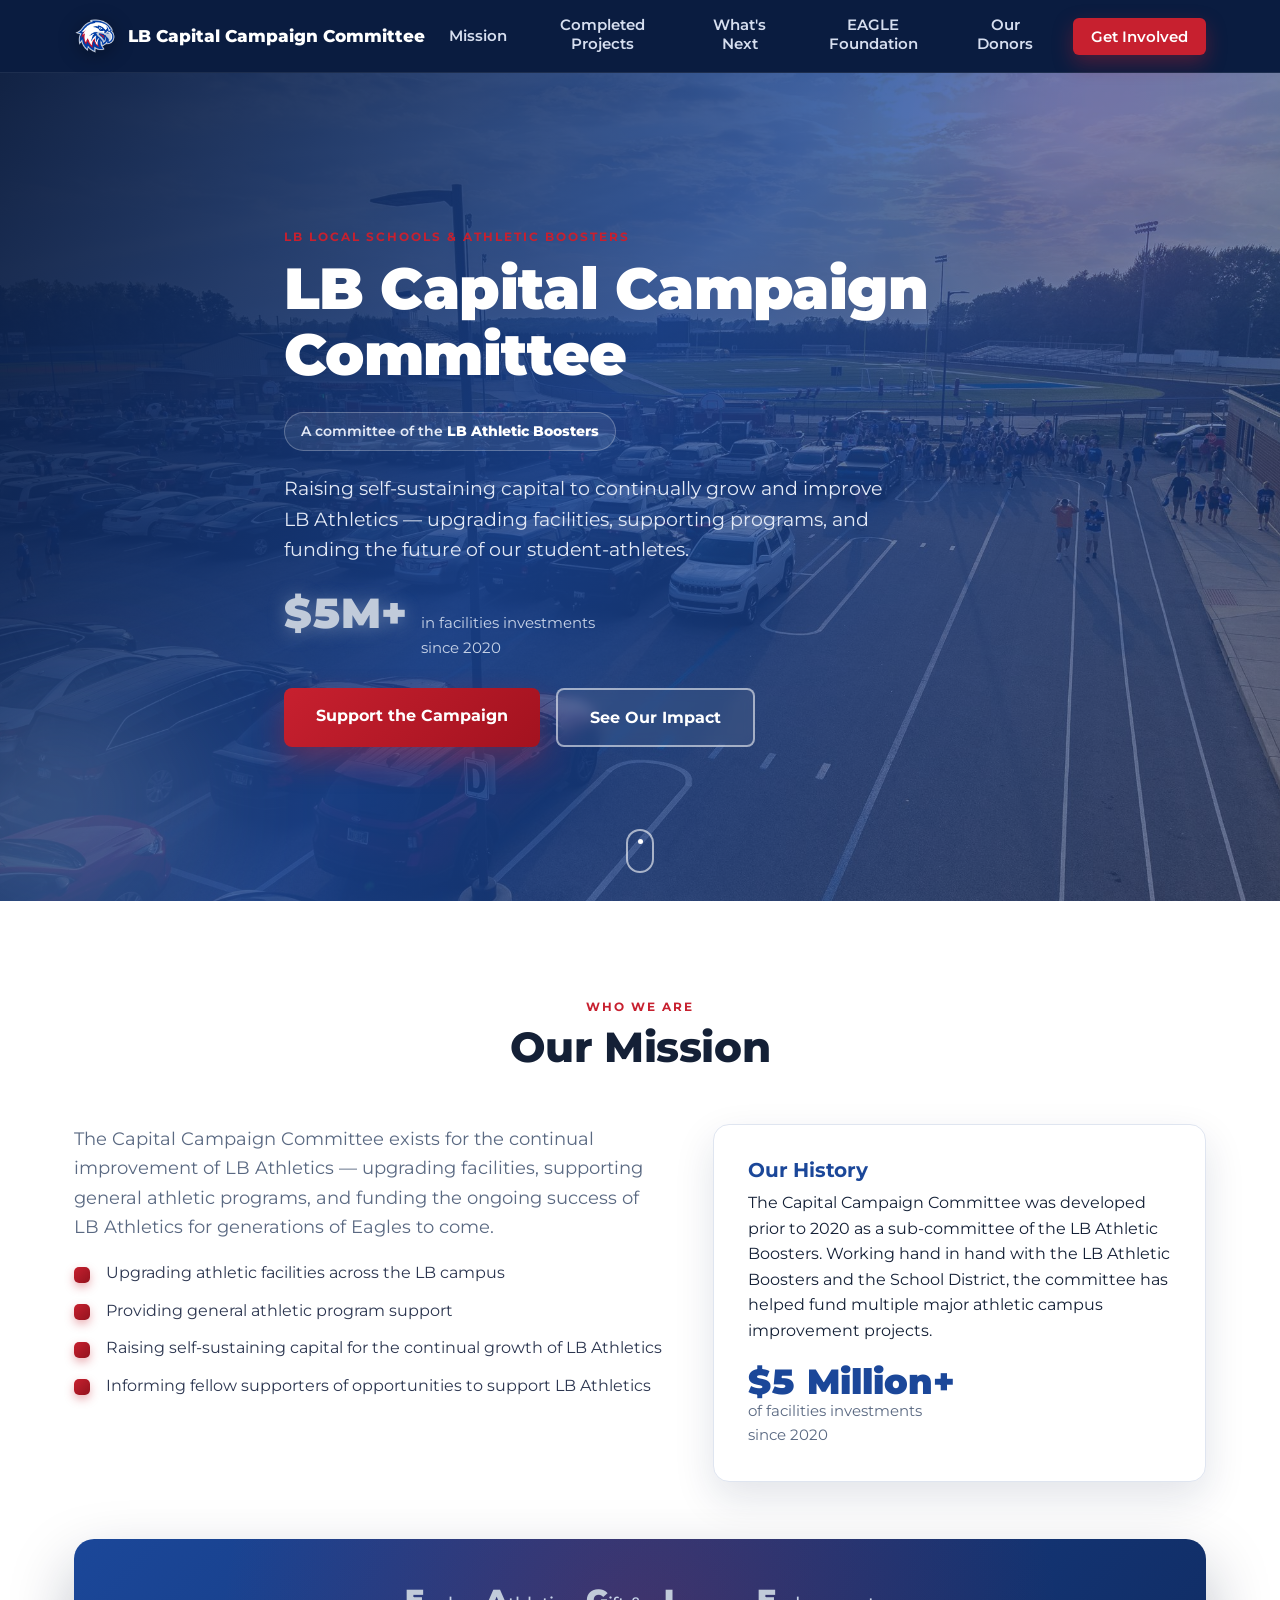
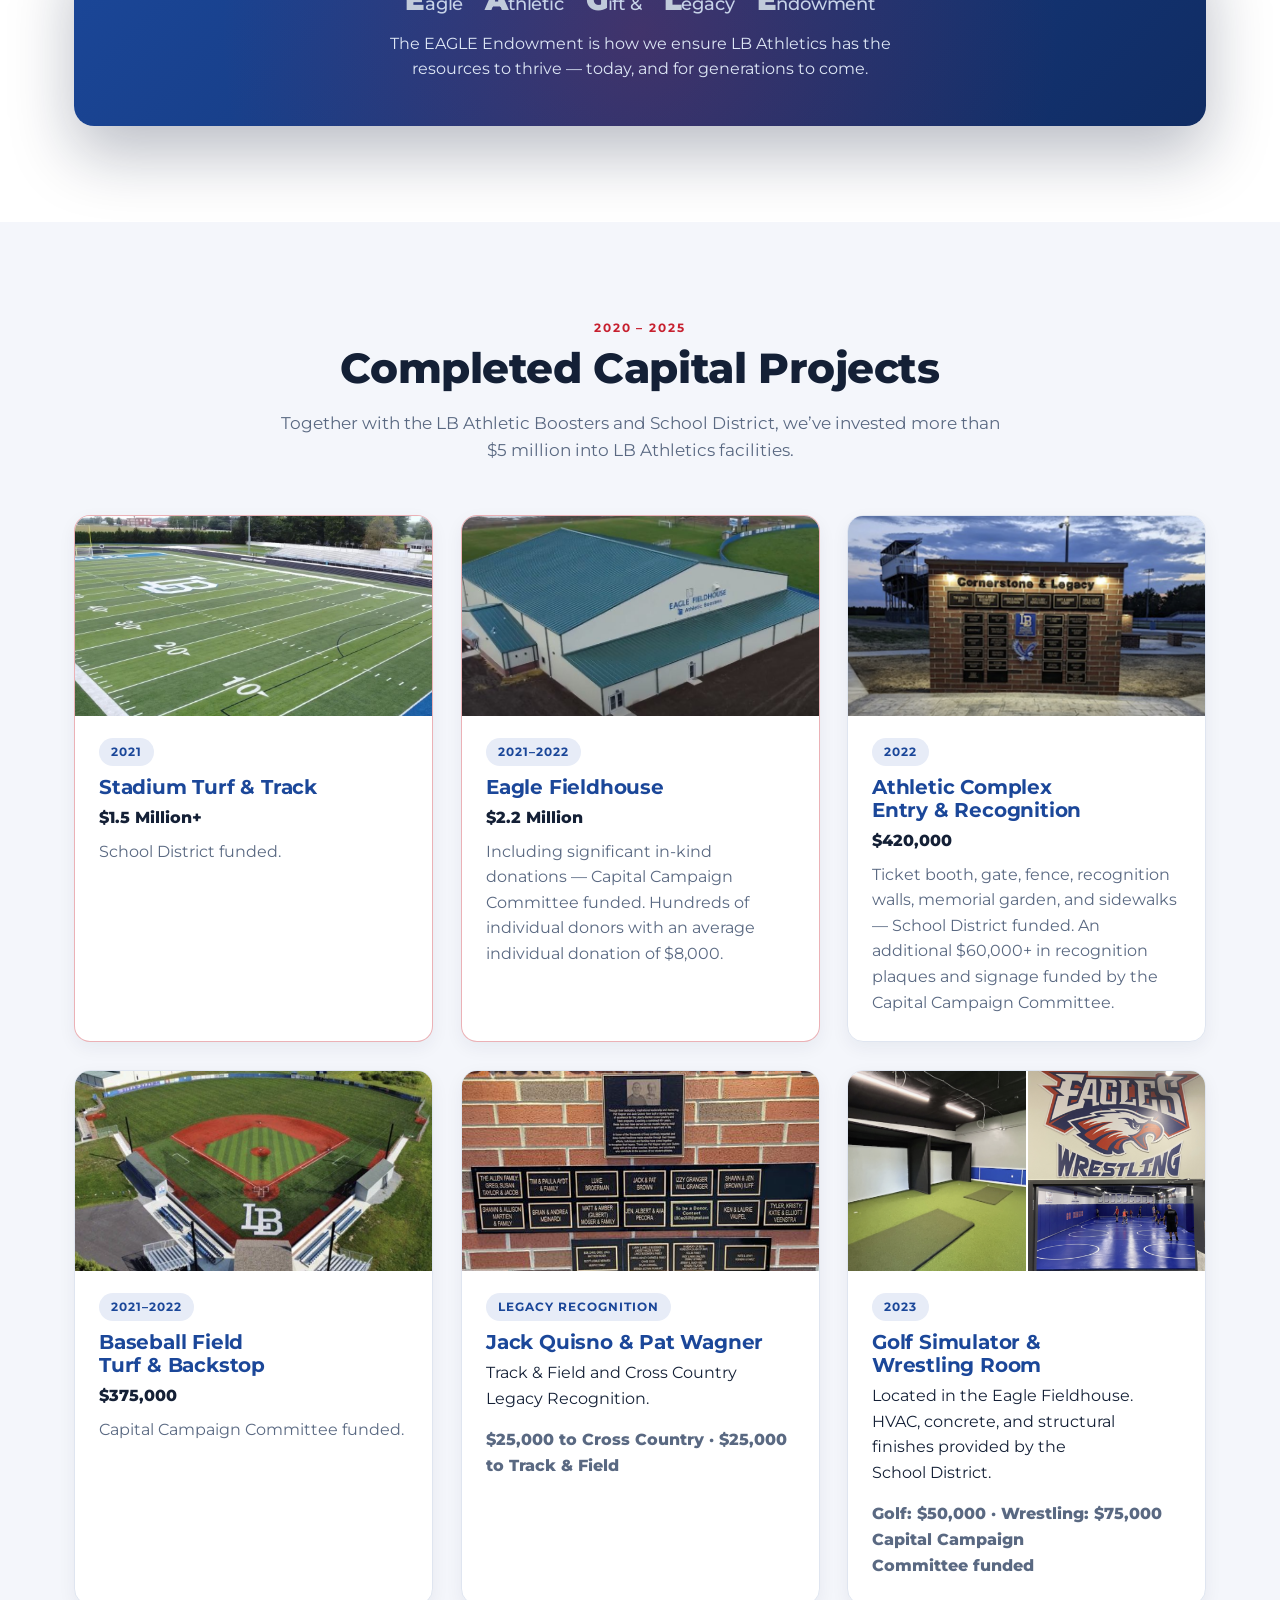
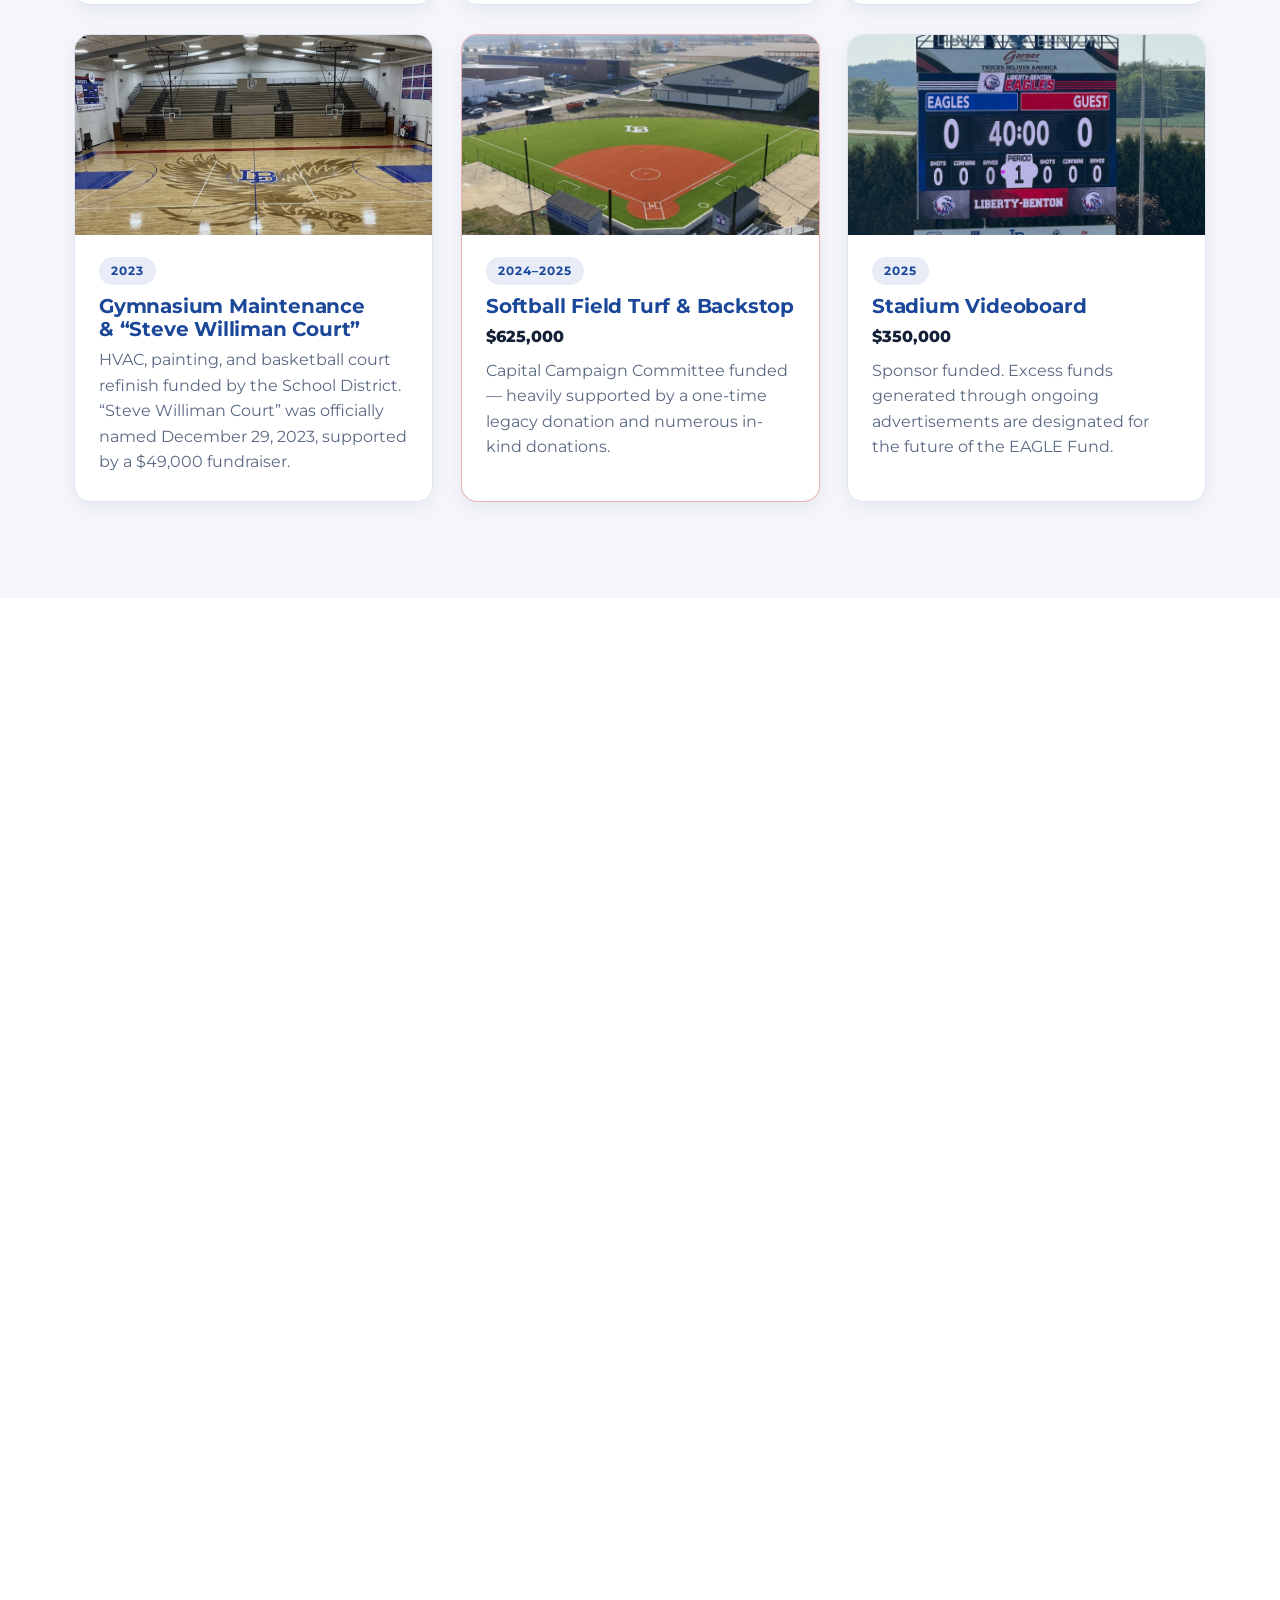
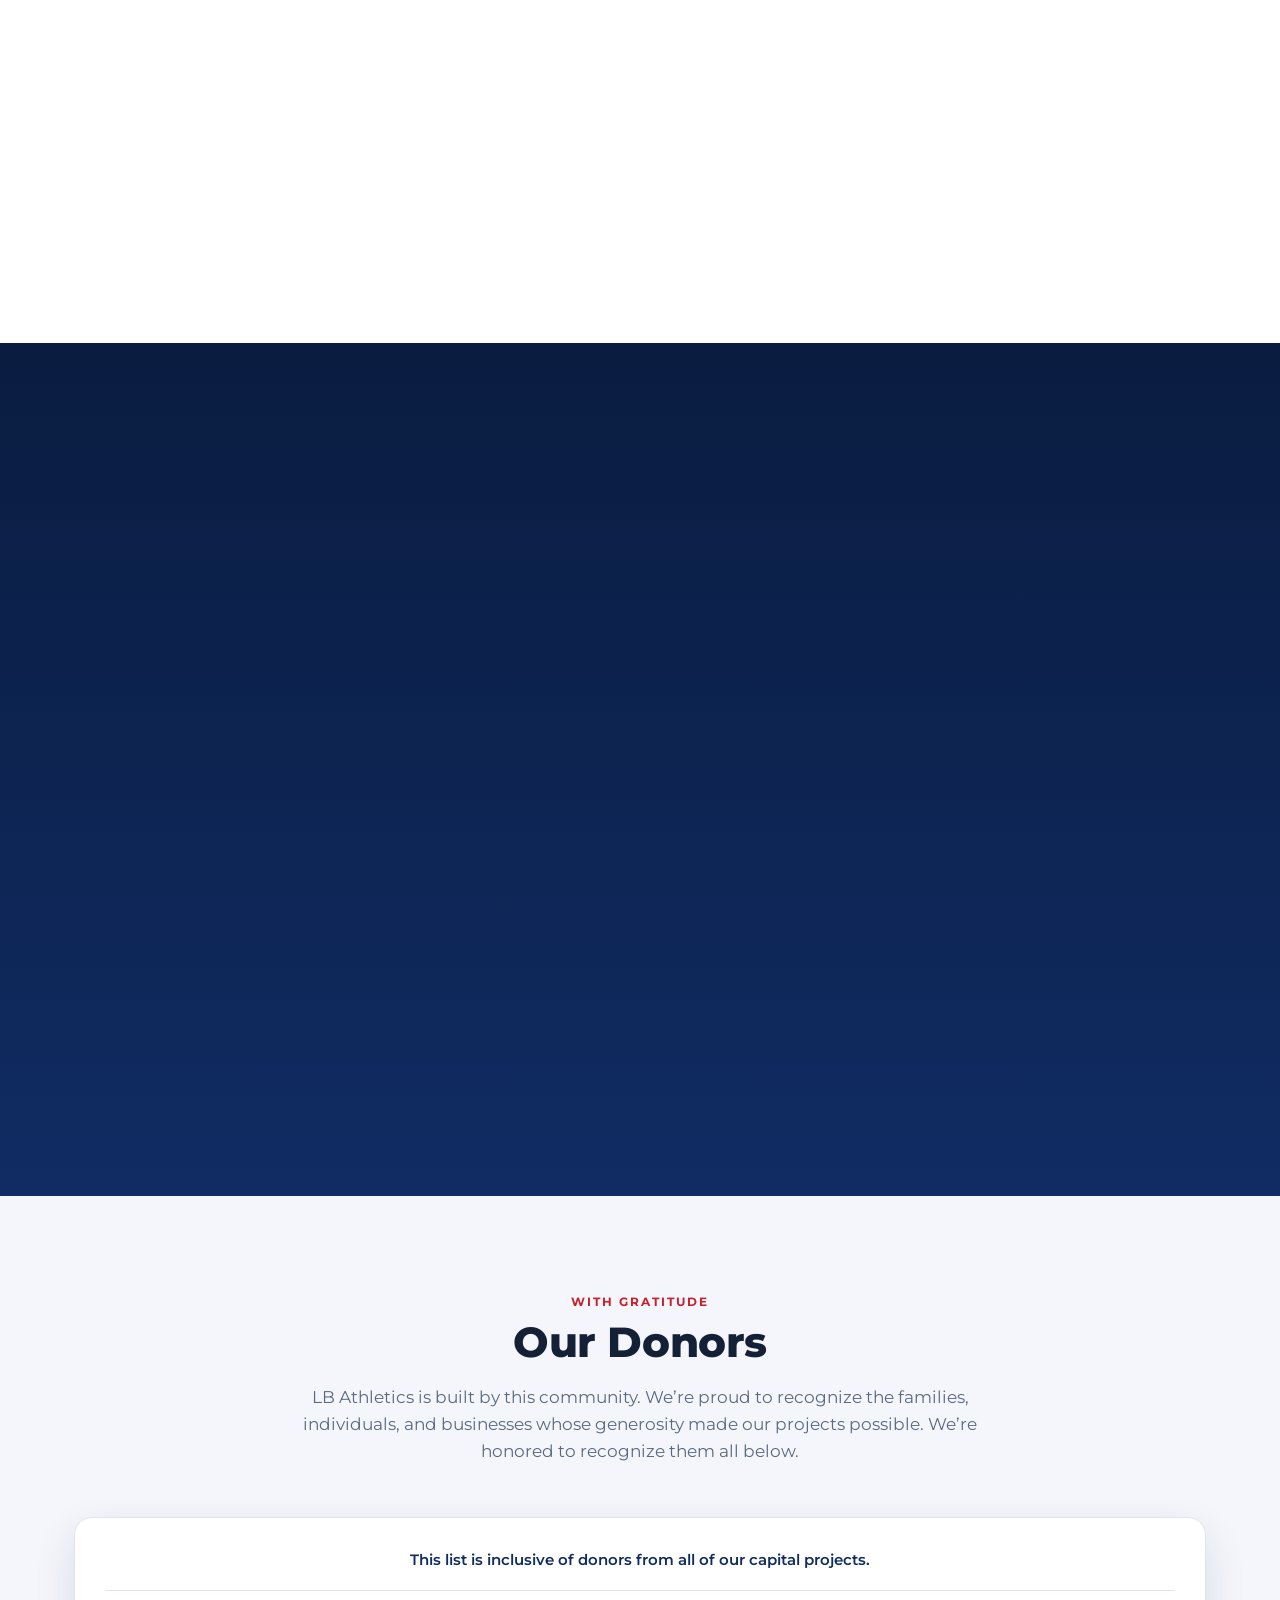
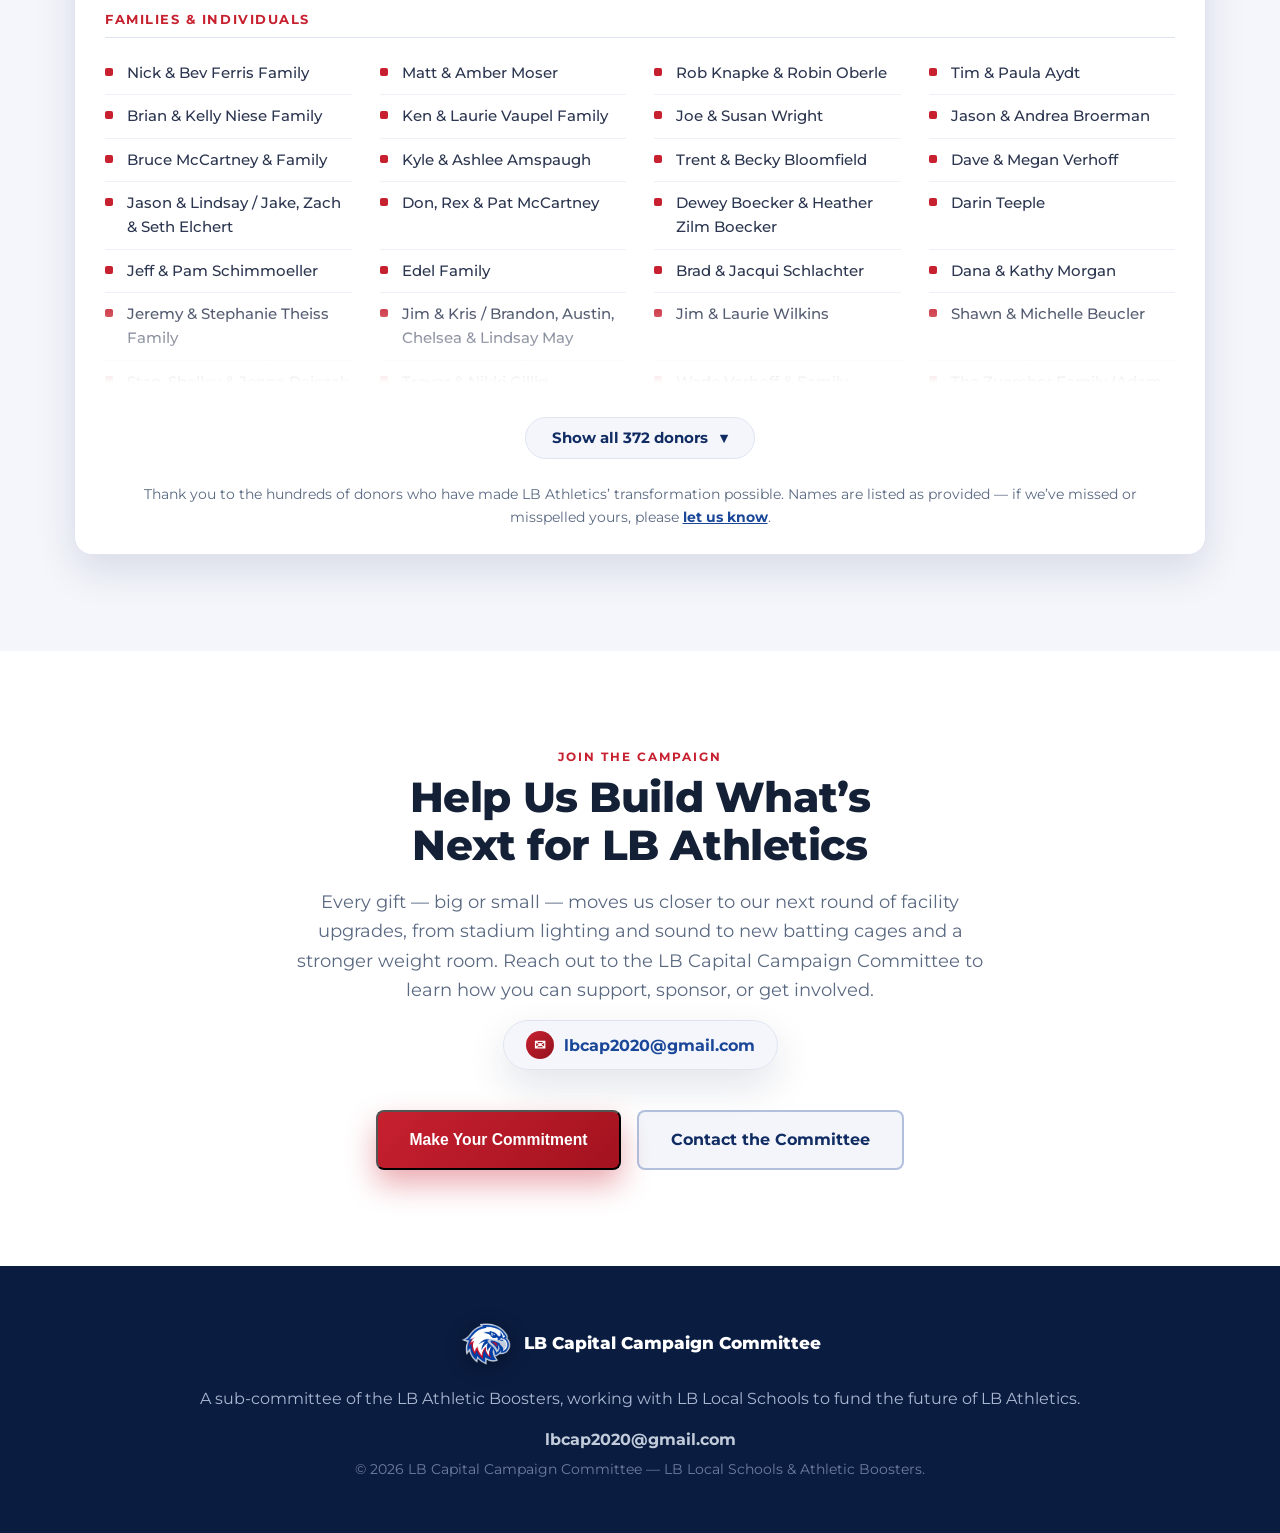
<file: index.html>
<!DOCTYPE html>
<html lang="en">
<head>
<meta charset="UTF-8">
<meta name="viewport" content="width=device-width, initial-scale=1.0">
<script>document.documentElement.classList.add('js');</script>
<title>LB Capital Campaigns</title>
<meta name="description" content="Raising capital to grow and improve LB Athletics — facilities, programs, and the future of our student-athletes. $5M+ invested since 2020.">
<meta name="application-name" content="LB Capital Campaigns">
<!-- Open Graph (link previews: iMessage, Facebook, LinkedIn) -->
<meta property="og:type" content="website">
<meta property="og:site_name" content="LB Capital Campaigns">
<meta property="og:title" content="LB Capital Campaigns">
<meta property="og:description" content="Raising capital to grow and improve LB Athletics — facilities, programs, and the future of our student-athletes. $5M+ invested since 2020.">
<meta property="og:url" content="https://lbcapitalcampaigns.org/">
<meta property="og:image" content="https://lbcapitalcampaigns.org/assets/images/hero-banner.jpg">
<!-- Twitter / X -->
<meta name="twitter:card" content="summary_large_image">
<meta name="twitter:title" content="LB Capital Campaigns">
<meta name="twitter:description" content="Raising capital to grow and improve LB Athletics — facilities, programs, and the future of our student-athletes. $5M+ invested since 2020.">
<meta name="twitter:image" content="https://lbcapitalcampaigns.org/assets/images/hero-banner.jpg">
<link rel="icon" href="/favicon.ico?v=2" sizes="any">
<link rel="icon" type="image/png" sizes="48x48" href="/favicon-48.png?v=2">
<link rel="icon" type="image/png" sizes="32x32" href="/favicon-32.png?v=2">
<link rel="icon" type="image/png" sizes="16x16" href="/favicon-16.png?v=2">
<link rel="apple-touch-icon" href="/apple-touch-icon.png?v=2">
<link rel="preconnect" href="https://fonts.googleapis.com">
<link rel="preconnect" href="https://fonts.gstatic.com" crossorigin>
<link href="https://fonts.googleapis.com/css2?family=Montserrat:ital,wght@0,400;0,500;0,600;0,700;0,800;0,900;1,500&display=swap" rel="stylesheet">
<link rel="preload" as="image" href="assets/images/hero-banner.jpg">
<link rel="stylesheet" href="assets/css/style.css?v=29">
</head>
<body>

<header class="site-header">
  <div class="container header-inner">
    <a href="#top" class="brand">
      <img src="assets/images/lb-logo.png" alt="LB Eagles logo" class="brand-logo">
      <span class="brand-text">LB Capital Campaign Committee</span>
    </a>
    <nav class="main-nav">
      <button class="nav-toggle" id="navToggle" aria-label="Toggle navigation" aria-expanded="false">
        <span></span><span></span><span></span>
      </button>
      <ul class="nav-list" id="navList">
        <li><a href="#mission">Mission</a></li>
        <li><a href="#projects">Completed Projects</a></li>
        <li><a href="#whats-next">What's Next</a></li>
        <li><a href="#eagle-foundation">EAGLE Foundation</a></li>
        <li><a href="#donors">Our Donors</a></li>
        <li><a href="#get-involved" class="btn-nav">Get Involved</a></li>
      </ul>
    </nav>
  </div>
</header>

<section class="hero" id="top">
  <div class="hero-media" id="heroMedia">
    <img src="assets/images/hero-banner.jpg" alt="Friday night lights — LB stadium and packed parking lot at sunset">
    <div class="hero-overlay"></div>
  </div>
  <div class="hero-orb orb-a" aria-hidden="true"></div>
  <div class="hero-orb orb-b" aria-hidden="true"></div>
  <div class="container hero-content">
    <p class="eyebrow">LB Local Schools &amp; Athletic Boosters</p>
    <h1>LB Capital Campaign Committee</h1>
    <p class="hero-affiliation">A committee of the <strong>LB Athletic Boosters</strong></p>
    <p class="hero-lede">
      Raising self-sustaining capital to continually grow and improve LB Athletics &mdash;
      upgrading facilities, supporting programs, and funding the future of our student-athletes.
    </p>
    <div class="hero-stat">
      <span class="stat-number" data-count-to="5" data-prefix="$" data-suffix="M+">$0M+</span>
      <span class="stat-label">in facilities investments since 2020</span>
    </div>
    <div class="hero-actions">
      <a href="#get-involved" class="btn btn-primary">Support the Campaign</a>
      <a href="#projects" class="btn btn-ghost">See Our Impact</a>
    </div>
  </div>
  <a href="#mission" class="scroll-cue" aria-label="Scroll to learn more"><span></span></a>
</section>

<section class="section" id="mission">
  <div class="container">
    <div class="section-head" data-reveal>
      <p class="eyebrow">Who We Are</p>
      <h2>Our Mission</h2>
    </div>
    <div class="mission-grid">
      <div class="mission-text" data-reveal>
        <p class="lede">
          The Capital Campaign Committee exists for the continual improvement of LB Athletics &mdash;
          upgrading facilities, supporting general athletic programs, and funding the ongoing success
          of LB Athletics for generations of Eagles to come.
        </p>
        <ul class="check-list">
          <li>Upgrading athletic facilities across the LB campus</li>
          <li>Providing general athletic program support</li>
          <li>Raising self-sustaining capital for the continual growth of LB Athletics</li>
          <li>Informing fellow supporters of opportunities to support LB Athletics</li>
        </ul>
      </div>
      <div class="mission-history tilt" data-reveal data-reveal-delay="120">
        <h3>Our History</h3>
        <p>
          The Capital Campaign Committee was developed prior to 2020 as a sub-committee of the
          LB Athletic Boosters. Working hand in hand with the LB Athletic Boosters and the School
          District, the committee has helped fund multiple major athletic campus improvement projects.
        </p>
        <div class="history-stat">
          <span class="stat-number" data-count-to="5" data-prefix="$" data-suffix=" Million+">$0 Million+</span>
          <span class="stat-label">of facilities investments since 2020</span>
        </div>
      </div>
    </div>

    <div class="eagle-banner" data-reveal>
      <h3 class="eagle-acronym">
        <span><strong>E</strong>agle</span>
        <span><strong>A</strong>thletic</span>
        <span><strong>G</strong>ift &amp;</span>
        <span><strong>L</strong>egacy</span>
        <span><strong>E</strong>ndowment</span>
      </h3>
      <p>The EAGLE Endowment is how we ensure LB Athletics has the resources to thrive &mdash; today, and for generations to come.</p>
    </div>
  </div>
</section>

<section class="section section-alt" id="projects">
  <div class="container">
    <div class="section-head" data-reveal>
      <p class="eyebrow">2020 &ndash; 2025</p>
      <h2>Completed Capital Projects</h2>
      <p class="section-sub">Together with the LB Athletic Boosters and School District, we&rsquo;ve invested more than $5 million into LB Athletics facilities.</p>
    </div>

    <div class="project-grid">

      <article class="project-card featured tilt" data-reveal>
        <div class="project-media"><img loading="lazy" src="assets/images/stadium-turf-web.jpg" alt="LB Stadium turf and track"></div>
        <div class="project-body">
          <span class="project-year">2021</span>
          <h3>Stadium Turf &amp; Track</h3>
          <p class="project-amount">$1.5 Million+</p>
          <p>School District funded.</p>
        </div>
      </article>

      <article class="project-card featured tilt" data-reveal>
        <div class="project-media"><img loading="lazy" src="assets/images/fieldhouse-web.jpg" alt="Eagle Fieldhouse exterior"></div>
        <div class="project-body">
          <span class="project-year">2021&ndash;2022</span>
          <h3>Eagle Fieldhouse</h3>
          <p class="project-amount">$2.2 Million</p>
          <p>Including significant in-kind donations &mdash; Capital Campaign Committee funded. Hundreds of individual donors with an average individual donation of $8,000.</p>
        </div>
      </article>

      <article class="project-card tilt" data-reveal>
        <div class="project-media"><img loading="lazy" src="assets/images/Donor%20recognition%20wall.png" alt="Athletic complex recognition walls"></div>
        <div class="project-body">
          <span class="project-year">2022</span>
          <h3>Athletic Complex Entry &amp; Recognition</h3>
          <p class="project-amount">$420,000</p>
          <p>Ticket booth, gate, fence, recognition walls, memorial garden, and sidewalks &mdash; School District funded. An additional $60,000+ in recognition plaques and signage funded by the Capital Campaign Committee.</p>
        </div>
      </article>

      <article class="project-card tilt" data-reveal>
        <div class="project-media"><img loading="lazy" src="assets/images/Baseball%20field%20turf%20and%20backstop.png" alt="Turf baseball field and backstop"></div>
        <div class="project-body">
          <span class="project-year">2021&ndash;2022</span>
          <h3>Baseball Field Turf &amp; Backstop</h3>
          <p class="project-amount">$375,000</p>
          <p>Capital Campaign Committee funded.</p>
        </div>
      </article>

      <article class="project-card tilt" data-reveal>
        <div class="project-media"><img loading="lazy" src="assets/images/Pat%20Wagner-Jack%20Quisno%20Legacy.jpg" alt="Jack Quisno and Pat Wagner recognition wall"></div>
        <div class="project-body">
          <span class="project-year">Legacy Recognition</span>
          <h3>Jack Quisno &amp; Pat Wagner</h3>
          <p>Track &amp; Field and Cross Country Legacy Recognition.</p>
          <p class="project-amount">$25,000 to Cross Country &middot; $25,000 to Track &amp; Field</p>
        </div>
      </article>

      <article class="project-card tilt" data-reveal>
        <div class="project-media split">
          <img loading="lazy" src="assets/images/Golf%20Simulator.png" alt="Golf simulator space">
          <img loading="lazy" src="assets/images/Wrestling%20Room.png" alt="Wrestling room space">
        </div>
        <div class="project-body">
          <span class="project-year">2023</span>
          <h3>Golf Simulator &amp; Wrestling Room</h3>
          <p>Located in the Eagle Fieldhouse. HVAC, concrete, and structural finishes provided by the School District.</p>
          <p class="project-amount">Golf: $50,000 &middot; Wrestling: $75,000<br>Capital Campaign Committee funded</p>
        </div>
      </article>

      <article class="project-card tilt" data-reveal>
        <div class="project-media"><img loading="lazy" src="assets/images/Steve%20Williman%20Court%20Refinished.png" alt="Gymnasium with refinished Steve Williman Court"></div>
        <div class="project-body">
          <span class="project-year">2023</span>
          <h3>Gymnasium Maintenance &amp; &ldquo;Steve Williman Court&rdquo;</h3>
          <p>HVAC, painting, and basketball court refinish funded by the School District. &ldquo;Steve Williman Court&rdquo; was officially named December 29, 2023, supported by a $49,000 fundraiser.</p>
        </div>
      </article>

      <article class="project-card featured tilt" data-reveal>
        <div class="project-media"><img loading="lazy" src="assets/images/Softball%20field%20turf%20and%20backstop.png" alt="Softball field with new turf and backstop"></div>
        <div class="project-body">
          <span class="project-year">2024&ndash;2025</span>
          <h3>Softball Field Turf &amp; Backstop</h3>
          <p class="project-amount">$625,000</p>
          <p>Capital Campaign Committee funded &mdash; heavily supported by a one-time legacy donation and numerous in-kind donations.</p>
        </div>
      </article>

      <article class="project-card tilt" data-reveal>
        <div class="project-media"><img loading="lazy" src="assets/images/Scoreboard.jpeg" alt="LB stadium videoboard scoreboard"></div>
        <div class="project-body">
          <span class="project-year">2025</span>
          <h3>Stadium Videoboard</h3>
          <p class="project-amount">$350,000</p>
          <p>Sponsor funded. Excess funds generated through ongoing advertisements are designated for the future of the EAGLE Fund.</p>
        </div>
      </article>

    </div>
  </div>
</section>

<section class="section" id="whats-next">
  <div class="container">
    <div class="section-head" data-reveal>
      <p class="eyebrow">Capital Campaign 2026</p>
      <h2>What&rsquo;s Next?</h2>
      <p class="section-sub">Our work is far from finished. Here&rsquo;s where we&rsquo;re focused next &mdash; and where your support is needed most.</p>
    </div>

    <!--
      ===== CAPITAL CAMPAIGN 2026 PROGRESS THERMOMETER =====
      UPDATE THESE TWO NUMBERS as the campaign progresses:
        • data-count-to  on .progress-amount  = dollars raised so far
        • data-goal      on .campaign-progress = total Capital Campaign 2026 goal
      The bar fill and percentage update automatically from these two values.
      (Current "raised" figure below is a PLACEHOLDER — replace with your real total.)
    -->
    <div class="campaign-progress" data-reveal data-goal="600000">
      <div class="progress-head">
        <div class="progress-raised">
          <span class="progress-amount stat-number" data-count-to="307000" data-prefix="$" data-suffix="+">$307,000+</span>
          <span class="progress-raised-label">commitments toward Capital Campaign 2026</span>
        </div>
        <div class="progress-goal">
          <span class="progress-goal-amount">$600,000+</span>
          <span class="progress-goal-label">total 2026 goal</span>
        </div>
      </div>
      <div class="progress-track" role="img" aria-label="Campaign fundraising progress">
        <div class="progress-fill" data-progress-fill>
          <span class="progress-percent">0%</span>
        </div>
      </div>
      <p class="progress-note">Every gift moves the needle. Help us reach 100% and bring all six Capital Campaign 2026 projects to life.</p>
    </div>

    <div class="next-grid">
      <article class="next-card tilt lights-card" data-reveal>
        <h3>Stadium LED Lighting</h3>
        <p class="next-when">Targeted Fall 2027</p>
        <p class="project-amount">$250,000</p>
        <ul>
          <li>Brings LB up to Ohio light-level standards (from ~19 FC to ~50 FC)</li>
          <li>Remote control access with scheduling</li>
          <li>Dynamic lighting effects</li>
        </ul>
        <a href="https://drive.google.com/file/d/1fnV_oVNIhXx6nbU7UyN0uQeNcMB6Eitx/view?usp=sharing" class="video-link" target="_blank" rel="noopener">
          <span class="video-link-icon" aria-hidden="true">&#9658;</span> See what the new lights will look like
        </a>
      </article>

      <article class="next-card tilt sound-card" data-reveal>
        <span class="sound-hint" aria-hidden="true" title="Click to hear our fight song">
          <svg viewBox="0 0 24 24"><path fill="currentColor" d="M3 9v6h4l5 5V4L7 9H3zm13.5 3a4.5 4.5 0 0 0-2.5-4.03v8.06A4.5 4.5 0 0 0 16.5 12zM14 3.23v2.06a7 7 0 0 1 0 13.42v2.06a9 9 0 0 0 0-17.54z"/></svg>
        </span>
        <h3>Stadium Sound Upgrade</h3>
        <p class="next-when">Targeted Fall 2026</p>
        <p class="project-amount">$45,000</p>
        <ul>
          <li>Improved clarity and intelligibility</li>
          <li>An improved atmosphere you can feel</li>
          <li>Ability to connect to the speaker system from the field</li>
        </ul>
        <audio class="sound-audio" preload="metadata" src="assets/audio/fight-song-go-big-blue.m4a#t=3.5"></audio>
      </article>

      <article class="next-card tilt" data-reveal>
        <h3>Field House Batting Cage</h3>
        <p class="next-when">Targeted Winter 2026</p>
        <p class="project-amount">$50,000</p>
        <ul>
          <li>On-Deck Sports &ldquo;Black Widow&rdquo; system</li>
          <li>$43,000 for cage materials and installation</li>
          <li>$7,000 budgeted for electric service</li>
        </ul>
      </article>

      <article class="next-card tilt" data-reveal>
        <h3>Outdoor Batting Cage</h3>
        <p class="next-when">Targeted Spring 2027</p>
        <p class="project-amount">$50,000</p>
        <ul>
          <li>Double or triple cage design under development</li>
          <li>Roof and wind protection</li>
          <li>Replaces the current out-of-date single cage</li>
        </ul>
      </article>

      <article class="next-card tilt" data-reveal>
        <h3>Weight Room Equipment &amp; Expansion</h3>
        <p class="next-when">Coming soon</p>
        <p class="project-amount">$200,000+</p>
        <p>A full equipment refresh and expansion of the weight room.</p>
        <a href="https://drive.google.com/file/d/114Nm6Exj0EuwKsmcNdjoQO_hcglCFgH_/view?usp=sharing" class="video-link" target="_blank" rel="noopener">
          <span class="video-link-icon" aria-hidden="true">&#9658;</span> See the weight room remodel
        </a>
      </article>

      <article class="next-card tilt" data-reveal>
        <h3>Additional Priorities</h3>
        <ul>
          <li>Joint school project &mdash; baseball/softball batting cage repair &amp; addition (TBD)</li>
          <li>EAGLE Foundation donation &mdash; $50,000</li>
          <li>EAGLE Foundation formalization and governance</li>
        </ul>
      </article>
    </div>
  </div>
</section>

<section class="section section-dark" id="eagle-foundation">
  <div class="container">
    <div class="section-head light" data-reveal>
      <p class="eyebrow">Looking Ahead</p>
      <h2>The EAGLE Foundation</h2>
      <p class="section-sub">Eagle Athletic Gift &amp; Legacy Endowment</p>
    </div>

    <!-- EAGLE Foundation total — update data-count-to (number only) as it grows -->
    <div class="foundation-stat" data-reveal>
      <span class="stat-number" data-count-to="75" data-prefix="$" data-suffix="K+">$0K+</span>
      <span class="stat-label">in existing commitments &amp; cash &mdash; and growing</span>
    </div>

    <div class="foundation-grid">
      <div class="foundation-card tilt" data-reveal>
        <h3>Proposed Guidelines &amp; Regulations</h3>
        <p>
          As the Capital Campaign Committee looks to the future, we&rsquo;re working to formalize the
          EAGLE Foundation with clear guidelines, regulations, and governance &mdash; ensuring funds raised
          today create a self-sustaining endowment that supports LB Athletics for generations to come.
        </p>
      </div>
      <div class="foundation-card tilt" data-reveal data-reveal-delay="120">
        <h3>Next Steps in 2026</h3>
        <ul class="check-list light">
          <li>Formalize EAGLE Foundation governance and structure</li>
          <li>Establish a $50,000 founding donation to the EAGLE Foundation</li>
          <li>Direct future Stadium Videoboard advertising proceeds to the EAGLE Fund</li>
          <li>Continue informing supporters of opportunities to give</li>
        </ul>
      </div>
    </div>
  </div>
</section>

<section class="section section-alt" id="donors">
  <div class="container">
    <div class="section-head" data-reveal>
      <p class="eyebrow">With Gratitude</p>
      <h2>Our Donors</h2>
      <p class="section-sub">LB Athletics is built by this community. We&rsquo;re proud to recognize the families, individuals, and businesses whose generosity made our projects possible. We&rsquo;re honored to recognize them all below.</p>
    </div>

    <div class="donor-wall" data-reveal>
      <p class="donor-note">This list is inclusive of donors from all of our capital projects.</p>
      <div class="donor-list-wrap">
        <h3 class="donor-group-head">Families &amp; Individuals</h3>
        <ul class="donor-list">
          <li>Nick &amp; Bev Ferris Family</li>
          <li>Matt &amp; Amber Moser</li>
          <li>Rob Knapke &amp; Robin Oberle</li>
          <li>Tim &amp; Paula Aydt</li>
          <li>Brian &amp; Kelly Niese Family</li>
          <li>Ken &amp; Laurie Vaupel Family</li>
          <li>Joe &amp; Susan Wright</li>
          <li>Jason &amp; Andrea Broerman</li>
          <li>Bruce McCartney &amp; Family</li>
          <li>Kyle &amp; Ashlee Amspaugh</li>
          <li>Trent &amp; Becky Bloomfield</li>
          <li>Dave &amp; Megan Verhoff</li>
          <li>Jason &amp; Lindsay / Jake, Zach &amp; Seth Elchert</li>
          <li>Don, Rex &amp; Pat McCartney</li>
          <li>Dewey Boecker &amp; Heather Zilm Boecker</li>
          <li>Darin Teeple</li>
          <li>Jeff &amp; Pam Schimmoeller</li>
          <li>Edel Family</li>
          <li>Brad &amp; Jacqui Schlachter</li>
          <li>Dana &amp; Kathy Morgan</li>
          <li>Jeremy &amp; Stephanie Theiss Family</li>
          <li>Jim &amp; Kris / Brandon, Austin, Chelsea &amp; Lindsay May</li>
          <li>Jim &amp; Laurie Wilkins</li>
          <li>Shawn &amp; Michelle Beucler</li>
          <li>Stan, Shelley &amp; Jenna Dajczak</li>
          <li>Trevor &amp; Nikki Gillig</li>
          <li>Wade Verhoff &amp; Family</li>
          <li>The Zuercher Family (Adam, Amy, Avery, Nyla &amp; Jax)</li>
          <li>Barbara Family</li>
          <li>Bob &amp; Allison Coldren</li>
          <li>Barb &amp; Scott Bodie</li>
          <li>Lance &amp; Jean Cunningham</li>
          <li>Erin Brzezinski</li>
          <li>Jack &amp; Pat Brown</li>
          <li>Paul &amp; Tina Martin</li>
          <li>Shawn &amp; Jen Iliff</li>
          <li>Chad &amp; Alisa Marzec</li>
          <li>Lyla &amp; Ella Hollopeter</li>
          <li>John &amp; Kelly Erdeljac</li>
          <li>Jerry &amp; Susan Kern</li>
          <li>Dennis &amp; Molly Mendenhall &amp; Family</li>
          <li>Bruce &amp; Tracy Warnecke</li>
          <li>The Allen Family &mdash; Greg, Susan, Taylor &amp; Jacob</li>
          <li>Buttermore Family</li>
          <li>Deron &amp; Tabitha Steinman</li>
          <li>Eric &amp; Sarah Steinman</li>
          <li>Greg &amp; Susan Allen</li>
          <li>Kevin &amp; Nancy Hall</li>
          <li>AJ &amp; Heather Granger</li>
          <li>Joe &amp; Maegan Alexander Family</li>
          <li>Steve &amp; Marty Williman</li>
          <li>Nealis Family</li>
          <li>Doug &amp; Kelly Hiegel</li>
          <li>Scott Snapp</li>
          <li>Travis &amp; Jennifer Knight</li>
          <li>Chris &amp; Christine McDaniel</li>
          <li>Brad &amp; Nikki Martin</li>
          <li>Nate &amp; Chelsea Aydt</li>
          <li>Jeremy &amp; Sandy Recker</li>
          <li>Abe &amp; Heagan Sparling</li>
          <li>Brad Doolittle &amp; Jamie Kominek</li>
          <li>Kent &amp; Kim Benson</li>
          <li>Matt Kochheiser</li>
          <li>The Hiss Family</li>
          <li>Paul &amp; Kelsey Witte</li>
          <li>Brian &amp; Michelle Gaerke</li>
          <li>Mark Kowalski</li>
          <li>Ken &amp; Kathy Musselman</li>
          <li>St. Amour Family</li>
          <li>Cory &amp; Libby Spino</li>
          <li>Jeff &amp; Brenda Birkemeier</li>
          <li>Chad &amp; April Lieb</li>
          <li>Tom &amp; Karen Laderach</li>
          <li>Brett &amp; Kelli Gleydura</li>
          <li>Jeff &amp; Heather Gebhardt</li>
          <li>Andrew &amp; Katie Thieman</li>
          <li>Andy &amp; Latanya Modd</li>
          <li>Ballinger Family</li>
          <li>Brad &amp; Val Johnson</li>
          <li>Brian &amp; Andrea Meinardi</li>
          <li>Brian &amp; Taya Hyde</li>
          <li>Brylee &amp; Maddox Schroeder</li>
          <li>Gary &amp; Melissa Lieb</li>
          <li>Jim &amp; Sara Tomlinson Family</li>
          <li>John &amp; Melissa Kern</li>
          <li>Josh &amp; Stephanie Robb</li>
          <li>Keith &amp; Pam Ferris</li>
          <li>Matt &amp; Beverly Robb</li>
          <li>The Meadows Family</li>
          <li>Mike &amp; Lauren Packey</li>
          <li>Nicholas &amp; Brittany Moore</li>
          <li>Nick, Tiffany, Paige &amp; Tobin Pottkotter</li>
          <li>Shawn &amp; Allison Martien &amp; Family</li>
          <li>The Slezak Family</li>
          <li>Steve &amp; Corri Miller</li>
          <li>Steve &amp; Teresa Irwin</li>
          <li>Tim &amp; Brandi Laurita</li>
          <li>Justin &amp; Eve Gray</li>
          <li>Eric &amp; Jennifer Swaisgood</li>
          <li>The Wages Family</li>
          <li>LB Wrestling Family</li>
          <li>Andy, Nikki, Carter &amp; Camryn Oswalt</li>
          <li>Jason &amp; Tori Durliat</li>
          <li>Rob &amp; Bethany Moden</li>
          <li>Tim &amp; Shannon DeCooman</li>
          <li>Mike &amp; Jaime Hanni-Wells</li>
          <li>Aaron &amp; Kelly Troyer</li>
          <li>The Austermiller Family</li>
          <li>Chuck Radabaugh</li>
          <li>Gonzo Boss</li>
          <li>Murphy Family</li>
          <li>Ray Parmalee Family</li>
          <li>Scott &amp; Emilie Meinardi</li>
          <li>Miguel &amp; Rebecca Padron</li>
          <li>Matt &amp; Ann Rader</li>
          <li>Ben Ruetz</li>
          <li>Bob, Darla &amp; Nick Burns</li>
          <li>Brian &amp; Martha Davis and Family</li>
          <li>Cailin Schimmoeller</li>
          <li>Gar &amp; Kristy Deeter</li>
          <li>Greg &amp; Shawn Spiess</li>
          <li>Kyle &amp; Jill Leatherman</li>
          <li>Steve Benson</li>
          <li>Terry Martin</li>
          <li>Timothy Hochstettler</li>
          <li>Matt &amp; Pam Ogden</li>
          <li>Blake &amp; Molly Mealer</li>
          <li>Cramer Family</li>
          <li>Bruce &amp; Tricia Otley</li>
          <li>Hubbuch Family</li>
          <li>Koenig Family</li>
          <li>Rick &amp; Mary Garcia</li>
          <li>Roger Darnall Family</li>
          <li>Ryan Burgess Family</li>
          <li>Shawn, Kendra &amp; Kaden Fultz</li>
          <li>Paul &amp; Megan Davies</li>
          <li>Scott &amp; Carrie Arnold</li>
          <li>Dave &amp; Jodi DiRe</li>
          <li>Aaron Dietsch</li>
          <li>John &amp; Linda Smith</li>
          <li>Kevin &amp; Jamie Geise</li>
          <li>Aven Okran and Casen Hottinger</li>
          <li>Beeman Family</li>
          <li>Bobby Musselman</li>
          <li>Brittany Knippen</li>
          <li>The Cates Family</li>
          <li>Chase Cook</li>
          <li>Chris &amp; Ashley Cairnes &amp; Family</li>
          <li>Darryl &amp; Leta Somerville</li>
          <li>Dave &amp; Colleen Foley</li>
          <li>Dave &amp; Jennifer Dillon</li>
          <li>Doug and Mary Coldren</li>
          <li>Dylan Cornwell</li>
          <li>Eric &amp; Lisa Reider</li>
          <li>Eric &amp; Tricia Valasek</li>
          <li>Fennig Family</li>
          <li>Hirschy Family</li>
          <li>Jack Quisno</li>
          <li>Jamie Harpst</li>
          <li>Jobe &amp; Mindy Kissel</li>
          <li>Joel Kramer</li>
          <li>John &amp; Stacey Gonda</li>
          <li>Josh &amp; Lisa Houck</li>
          <li>Kendra Tolford</li>
          <li>Kolan Family</li>
          <li>Mark &amp; Cindy Pagano</li>
          <li>Nate and Jenny Hohman</li>
          <li>Nate &amp; Heidi Irwin</li>
          <li>In Memory of Neil Schnipke</li>
          <li>O'Donnell Family</li>
          <li>Paul &amp; Jodi Pape</li>
          <li>Randall Roberts</li>
          <li>Rioch Family</li>
          <li>Sam &amp; Devony Yates</li>
          <li>Scott &amp; Angie Garlock</li>
          <li>Sydney, Seth &amp; Shane Lasiter</li>
          <li>Terry &amp; Heidi Jolliff</li>
          <li>Tim &amp; Lori Nichols</li>
          <li>Trevor &amp; Lauren Von Sossan</li>
          <li>Tyler &amp; Kristi Veenstra</li>
          <li>Scott &amp; Natalie Clark</li>
          <li>Scott &amp; Jennifer Hehr</li>
          <li>Mark &amp; Anna Reindel</li>
          <li>John &amp; Brie Lemire</li>
          <li>Jasen &amp; Jessica Cairns</li>
          <li>Joe &amp; Debbie Mihalik</li>
          <li>Peplinski Family</li>
          <li>Jerry Garver</li>
          <li>Jerry, Jodi, Zach and Andi Garver</li>
          <li>Zach Garver</li>
          <li>Ryan &amp; Miranda Morgan</li>
          <li>Todd &amp; Jackie Noirot Family</li>
          <li>Brock &amp; Abby Roberts</li>
          <li>Aaron Schaub</li>
          <li>Adam &amp; Felicia Knepper</li>
          <li>Alvin &amp; Anjie Trusty</li>
          <li>Amanda Schimmoeller</li>
          <li>Andy &amp; Britt Melton</li>
          <li>Ben &amp; Kim Gerken</li>
          <li>Bob Wittenmyer</li>
          <li>Brad &amp; Erica Bickhart</li>
          <li>Brian &amp; Brenda Planz</li>
          <li>Bruce &amp; Chris Heck</li>
          <li>Bruce Depinet</li>
          <li>Bruce &amp; Julie Bame</li>
          <li>Bryan &amp; Jennie Hammond</li>
          <li>Chris &amp; Kelly Erford &amp; Family</li>
          <li>Chris &amp; Nicole Alexander</li>
          <li>Courtney Crawford</li>
          <li>Dan &amp; Cindy Irwin</li>
          <li>Dave Nealy</li>
          <li>Dennis &amp; Irene Recker</li>
          <li>Doug &amp; Crystal Barnes</li>
          <li>Doug &amp; Denise Beach</li>
          <li>Doug &amp; Rebecca Jenkins</li>
          <li>Dr. Thomas Mount</li>
          <li>Dunbar Family</li>
          <li>Eric &amp; Rachael Helms</li>
          <li>Erik &amp; Stephanie Meyer-Thompson &amp; Family</li>
          <li>Hubie Bartlett</li>
          <li>James Mace</li>
          <li>Jeff &amp; Julie Todd</li>
          <li>Jessi, Barb and Dale Selhorst</li>
          <li>Kelly Urban</li>
          <li>Kevin Urban</li>
          <li>Kirk Gominger</li>
          <li>Layne, Kathy &amp; Luke McDonald</li>
          <li>Marc &amp; Kelcey Krauss</li>
          <li>Mark Badertscher</li>
          <li>Randy &amp; Amy Teders</li>
          <li>Rod &amp; Tammy Maas</li>
          <li>Sharon Kruse</li>
          <li>Steve Darnall</li>
          <li>Tim &amp; Shelley Hooper</li>
          <li>Larry &amp; Erin Price</li>
          <li>Brett &amp; Brynn Pasche</li>
          <li>Adam Mackson</li>
          <li>Tim Horne</li>
          <li>Arnott Family</li>
          <li>Brady Hoane Family</li>
          <li>Brian &amp; Mary Kay King</li>
          <li>David &amp; Becca Shivers</li>
          <li>David Moorhead Family</li>
          <li>Jason Hoane Family</li>
          <li>Jim Heller Family</li>
          <li>Mike &amp; Cindy Hoke Family</li>
          <li>Tom &amp; Barb Kochheiser</li>
          <li>Andy Fisher</li>
          <li>Shayla Jenkins</li>
          <li>Dave &amp; Nancy Wallace</li>
          <li>Greg, Jennia, Tyler and Rylee Knestrick</li>
          <li>Jeff Green</li>
          <li>Wayne Welty</li>
          <li>Denny, TJ &amp; Derek Recker</li>
          <li>Lance Busdecker Family</li>
          <li>Laurie Collier</li>
          <li>Paul Shook</li>
          <li>Stephanie Tolland</li>
          <li>Doug Donaldson</li>
          <li>Erin Horne</li>
          <li>Julie Christiansen-Temple</li>
          <li>Bill &amp; Stacy Pickett Family</li>
          <li>Brad &amp; Mary Britton</li>
          <li>Corey Greer</li>
          <li>David Tolford</li>
          <li>Dru Baker</li>
          <li>Hillary Holmes</li>
          <li>Ian Koger</li>
          <li>Jared Radabaugh</li>
          <li>Jeff &amp; Laura Rickenbacher</li>
          <li>Ryan Geise</li>
          <li>Sabo Family</li>
          <li>Vince &amp; Janet Petrella</li>
          <li>Connie Taylor</li>
          <li>Laurie Cody</li>
          <li>LaReya Sum</li>
          <li>Adam Smith</li>
          <li>Charles and Kim Stumpp</li>
          <li>Cory England</li>
          <li>Graham Wright</li>
          <li>Mark &amp; Kris Weihrauch</li>
          <li>Mike Miller</li>
          <li>Mitch Linhart</li>
          <li>Nate Weihrauch</li>
          <li>Reed Moorhead</li>
          <li>Rick Redd</li>
          <li>Roger &amp; Deb Benson</li>
          <li>Ryan Courtney</li>
          <li>Ryan Lieb</li>
          <li>Steve Burgel</li>
          <li>Zach Ruetz</li>
          <li>Chase Berry</li>
          <li>Copus Family</li>
          <li>Jacob Kanable</li>
          <li>Paul Wayne</li>
          <li>Stephanie Treece</li>
          <li>Bill Mead</li>
          <li>Bates Family</li>
          <li>Berger Family</li>
          <li>Blaine &amp; Anne Wells</li>
          <li>Bob, Chris, Greg, Jon &amp; Matthew Ricker</li>
          <li>Brenda &amp; Ethan Frankart</li>
          <li>Chad &amp; Missy Moore</li>
          <li>Collin, Brandon, &amp; Madison Gaerke</li>
          <li>Dukes Family</li>
          <li>Eisentrager Family</li>
          <li>Foos Family</li>
          <li>Izzy &amp; Will Granger</li>
          <li>Jeff, Natasha, Cameron &amp; Bethany Wappelhorst</li>
          <li>Jen, Albert, Ava Pecorda</li>
          <li>Jon Korn</li>
          <li>Josh &amp; Leanne Benson</li>
          <li>Larry &amp; Janelle Busdeker, Lindsey Hauzie &amp; Family, Lance Busdeker &amp; Family</li>
          <li>Lasiter Family</li>
          <li>Luke Broeman</li>
          <li>Mark Marshall Family</li>
          <li>Ogborn Family</li>
          <li>Patrick and Hailey Wallace</li>
          <li>Pete Rethorn</li>
          <li>Samatha Martin</li>
          <li>Tony England Family</li>
          <li>Tuttle Family</li>
          <li>Wes Hoane Family</li>
          <li>Weyer Family</li>
          <li>Will Poling</li>
          <li>Woods Family</li>
        </ul>
        <h3 class="donor-group-head">Businesses &amp; Organizations</h3>
        <ul class="donor-list">
          <li>LB Youth Baseball &amp; Softball</li>
          <li>PBR Ohio</li>
          <li>First National Bank</li>
          <li>Clouse House Golf</li>
          <li>Wadsworth/Warner Mechanical</li>
          <li>Loan Depot</li>
          <li>Bell Stores</li>
          <li>ERA Geyer Noakes Realty Group</li>
          <li>LaRiche Chevrolet</li>
          <li>Packrats</li>
          <li>Pinnacle Lighting</li>
          <li>UIS Insurance</li>
          <li>Midwest Tournament Factory</li>
          <li>Tawa Tree Mulch</li>
          <li>Advanced Drainage Systems</li>
          <li>Team Sports</li>
          <li>The Shelly Company</li>
          <li>Triple B Grain Farms</li>
          <li>Char Simons Realty</li>
          <li>Gillig Winery</li>
          <li>Grob</li>
          <li>Legacy Marble &amp; Granite</li>
          <li>Nysus</li>
          <li>Blanchard Valley Health</li>
          <li>Best One Tire</li>
          <li>NWO</li>
          <li>Ridge &amp; Associates</li>
          <li>Alpha Management</li>
          <li>Coko LLC</li>
          <li>Boudro Wrestling</li>
          <li>Employer Match Anonymous</li>
          <li>Great Clips</li>
          <li>PT Link</li>
          <li>Wayne Homes</li>
          <li>Z-Club</li>
          <li>Beacon Athletics</li>
          <li>Dougie Johns Pizza</li>
          <li>Farmers &amp; Merchants</li>
          <li>Findlay Implement</li>
          <li>McGuire &amp; Sons Trucking</li>
          <li>NOW</li>
          <li>Omni Feed &amp; Supply</li>
          <li>Toasted Yolk Cafe</li>
          <li>Class of 2001</li>
          <li>Findlay Truck and RV</li>
          <li>Lion&rsquo;s Share Company</li>
        </ul>
      </div>
      <button class="donor-toggle" type="button" hidden aria-expanded="false">
        <span class="donor-toggle-label">Show all donors</span>
        <span class="chev" aria-hidden="true">&#9662;</span>
      </button>

      <p class="donor-footnote">Thank you to the hundreds of donors who have made LB Athletics&rsquo; transformation possible. Names are listed as provided &mdash; if we&rsquo;ve missed or misspelled yours, please <a href="https://mail.google.com/mail/?view=cm&amp;fs=1&amp;to=lbcap2020@gmail.com&amp;su=Donor%20Recognition%20Update" target="_blank" rel="noopener">let us know</a>.</p>
    </div>
  </div>
</section>

<section class="section" id="get-involved">
  <div class="container get-involved-inner" data-reveal>
    <p class="eyebrow">Join the Campaign</p>
    <h2>Help Us Build What&rsquo;s Next for LB Athletics</h2>
    <p class="lede">
      Every gift &mdash; big or small &mdash; moves us closer to our next round of facility upgrades,
      from stadium lighting and sound to new batting cages and a stronger weight room. Reach out to
      the LB Capital Campaign Committee to learn how you can support, sponsor, or get involved.
    </p>
    <div class="contact-pill">
      <span class="contact-icon" aria-hidden="true">&#9993;</span>
      <a href="https://mail.google.com/mail/?view=cm&amp;fs=1&amp;to=lbcap2020@gmail.com" target="_blank" rel="noopener">lbcap2020@gmail.com</a>
    </div>
    <div class="hero-actions center">
      <button type="button" class="btn btn-primary" data-commit-open>Make Your Commitment</button>
      <a href="https://mail.google.com/mail/?view=cm&amp;fs=1&amp;to=lbcap2020@gmail.com&amp;su=LB%20Capital%20Campaign%20-%20I%20Want%20To%20Help" target="_blank" rel="noopener" class="btn btn-ghost-on-light">Contact the Committee</a>
    </div>
  </div>
</section>

<footer class="site-footer">
  <div class="container footer-inner">
    <div class="brand footer-brand">
      <img loading="lazy" src="assets/images/lb-logo.png" alt="LB Eagles logo" class="brand-logo footer-logo">
      <span class="brand-text">LB Capital Campaign Committee</span>
    </div>
    <p>A sub-committee of the LB Athletic Boosters, working with LB Local Schools to fund the future of LB Athletics.</p>
    <p class="footer-contact"><a href="https://mail.google.com/mail/?view=cm&amp;fs=1&amp;to=lbcap2020@gmail.com" target="_blank" rel="noopener">lbcap2020@gmail.com</a></p>

    <ul class="social-links" aria-label="Follow us on social media">
      <li>
        <a href="https://instagram.com/lbcapitalcampaign" target="_blank" rel="noopener" aria-label="LB Capital Campaign on Instagram">
          <svg viewBox="0 0 24 24" width="22" height="22" aria-hidden="true"><path fill="currentColor" d="M12 2.2c3.2 0 3.58.01 4.85.07 1.17.05 1.97.24 2.43.4.61.24 1.05.52 1.51.98.46.46.74.9.98 1.51.16.46.35 1.26.4 2.43.06 1.27.07 1.65.07 4.85s-.01 3.58-.07 4.85c-.05 1.17-.24 1.97-.4 2.43-.24.61-.52 1.05-.98 1.51-.46.46-.9.74-1.51.98-.46.16-1.26.35-2.43.4-1.27.06-1.65.07-4.85.07s-3.58-.01-4.85-.07c-1.17-.05-1.97-.24-2.43-.4-.61-.24-1.05-.52-1.51-.98a4.15 4.15 0 0 1-.98-1.51c-.16-.46-.35-1.26-.4-2.43C2.21 15.58 2.2 15.2 2.2 12s.01-3.58.07-4.85c.05-1.17.24-1.97.4-2.43.24-.61.52-1.05.98-1.51.46-.46.9-.74 1.51-.98.46-.16 1.26-.35 2.43-.4C8.42 2.21 8.8 2.2 12 2.2zm0 1.8c-3.15 0-3.5.01-4.73.07-.96.04-1.48.2-1.83.34-.46.18-.78.39-1.13.73-.34.35-.55.67-.73 1.13-.14.35-.3.87-.34 1.83-.06 1.23-.07 1.58-.07 4.73s.01 3.5.07 4.73c.04.96.2 1.48.34 1.83.18.46.39.78.73 1.13.35.34.67.55 1.13.73.35.14.87.3 1.83.34 1.23.06 1.58.07 4.73.07s3.5-.01 4.73-.07c.96-.04 1.48-.2 1.83-.34.46-.18.78-.39 1.13-.73.34-.35.55-.67.73-1.13.14-.35.3-.87.34-1.83.06-1.23.07-1.58.07-4.73s-.01-3.5-.07-4.73c-.04-.96-.2-1.48-.34-1.83a3.02 3.02 0 0 0-.73-1.13 3.02 3.02 0 0 0-1.13-.73c-.35-.14-.87-.3-1.83-.34-1.23-.06-1.58-.07-4.73-.07zm0 3.06a4.94 4.94 0 1 1 0 9.88 4.94 4.94 0 0 1 0-9.88zm0 1.8a3.14 3.14 0 1 0 0 6.28 3.14 3.14 0 0 0 0-6.28zm5.14-1.99a1.16 1.16 0 1 1-2.32 0 1.16 1.16 0 0 1 2.32 0z"/></svg>
        </a>
      </li>
      <li>
        <a href="https://facebook.com/LBCapitalCampaign" target="_blank" rel="noopener" aria-label="LB Capital Campaign on Facebook">
          <svg viewBox="0 0 24 24" width="22" height="22" aria-hidden="true"><path fill="currentColor" d="M22 12.06C22 6.5 17.52 2 12 2S2 6.5 2 12.06c0 5.02 3.66 9.18 8.44 9.94v-7.03H7.9v-2.91h2.54V9.85c0-2.51 1.49-3.9 3.77-3.9 1.09 0 2.24.2 2.24.2v2.46h-1.26c-1.24 0-1.63.78-1.63 1.57v1.88h2.78l-.45 2.91h-2.33V22c4.78-.76 8.44-4.92 8.44-9.94z"/></svg>
        </a>
      </li>
      <li>
        <a href="https://tiktok.com/@lbcapitalcampaign" target="_blank" rel="noopener" aria-label="LB Capital Campaign on TikTok">
          <svg viewBox="0 0 24 24" width="22" height="22" aria-hidden="true"><path fill="currentColor" d="M16.6 2h-3.2v13.4a2.93 2.93 0 1 1-2.07-2.8V9.3a6.13 6.13 0 1 0 5.27 6.07V8.3a7.6 7.6 0 0 0 4.4 1.4V6.5a4.36 4.36 0 0 1-4.4-4.5z"/></svg>
        </a>
      </li>
    </ul>

    <p class="footer-fine">&copy; <span id="year">2026</span> LB Capital Campaign Committee &mdash; LB Local Schools &amp; Athletic Boosters.</p>
  </div>
</footer>

<!-- Commitment Card modal -->
<div class="commit-overlay" data-commit-overlay hidden>
  <div class="commit-modal" role="dialog" aria-modal="true" aria-labelledby="commit-title" aria-describedby="commit-intro">
    <button type="button" class="commit-close" data-commit-close aria-label="Close commitment form">&times;</button>

    <div class="commit-body" data-commit-view="form">
      <p class="eyebrow">Capital Campaign 2026</p>
      <h2 id="commit-title">Make Your Commitment</h2>
      <p id="commit-intro" class="commit-intro">Pledge your support for the future of LB Athletics. A committee member will follow up to arrange the details &mdash; there&rsquo;s no payment collected here.</p>

      <form class="commit-form" data-commit-form novalidate>
        <div class="commit-field">
          <label for="cf-name">Your name <span class="req">*</span></label>
          <input type="text" id="cf-name" name="name" autocomplete="name" required>
        </div>

        <div class="commit-row">
          <div class="commit-field">
            <label for="cf-email">Email <span class="req">*</span></label>
            <input type="email" id="cf-email" name="email" autocomplete="email" required>
          </div>
          <div class="commit-field">
            <label for="cf-phone">Phone</label>
            <input type="tel" id="cf-phone" name="phone" autocomplete="tel">
          </div>
        </div>

        <div class="commit-row">
          <div class="commit-field">
            <label for="cf-amount">Pledge amount <span class="req">*</span></label>
            <input type="text" id="cf-amount" name="amount" inputmode="numeric" placeholder="$1,000" required>
            <p class="commit-hint">Please include any company match gifts in this amount.</p>
          </div>
          <div class="commit-field">
            <label for="cf-level">Giving level</label>
            <select id="cf-level" name="level">
              <option value="">No preference</option>
              <option value="Cornerstone">Cornerstone ($50,000)</option>
              <option value="Legacy">Legacy ($25,000)</option>
              <option value="Foundational">Foundational ($5,000)</option>
              <option value="Fan">Fan ($1,000)</option>
            </select>
          </div>
        </div>

        <div class="commit-field">
          <label for="cf-term">Spread my pledge over</label>
          <select id="cf-term" name="term">
            <option value="One-time gift">One-time gift</option>
            <option value="2 years">2 years</option>
            <option value="3 years">3 years</option>
          </select>
        </div>

        <div class="commit-field">
          <label for="cf-project">I&rsquo;d like my gift to support</label>
          <select id="cf-project" name="project">
            <option value="Where needed most">Where it&rsquo;s needed most</option>
            <option value="Stadium LED Lighting">Stadium LED Lighting</option>
            <option value="Stadium Sound Upgrade">Stadium Sound Upgrade</option>
            <option value="Field House Batting Cage">Field House Batting Cage</option>
            <option value="Outdoor Batting Cage">Outdoor Batting Cage</option>
            <option value="Weight Room Expansion">Weight Room Expansion</option>
            <option value="EAGLE Foundation">EAGLE Foundation</option>
          </select>
        </div>

        <div class="commit-field">
          <label for="cf-recognition">Name as it should appear on the donor wall</label>
          <input type="text" id="cf-recognition" name="recognition" placeholder="e.g. The Smith Family">
        </div>

        <p class="commit-error" data-commit-error role="alert" hidden></p>

        <button type="submit" class="btn btn-primary commit-submit">Submit Commitment</button>
        <p class="commit-fine">Your information goes only to the LB Capital Campaign Committee.</p>
      </form>
    </div>

    <div class="commit-body commit-success" data-commit-view="success" hidden>
      <div class="commit-check-mark" aria-hidden="true">&#10003;</div>
      <h2>Thank you, Eagle Nation!</h2>
      <p>Your commitment has been received. A committee member will reach out soon to arrange the details.</p>
      <button type="button" class="btn btn-primary" data-commit-close>Close</button>
    </div>
  </div>
</div>

<script src="assets/js/main.js?v=26"></script>

<!-- Cloudflare Web Analytics -->
<script defer src='https://static.cloudflareinsights.com/beacon.min.js' data-cf-beacon='{"token": "89fefa28685141189f4ea874018af2b7"}'></script>
<!-- End Cloudflare Web Analytics -->
</body>
</html>
</file>
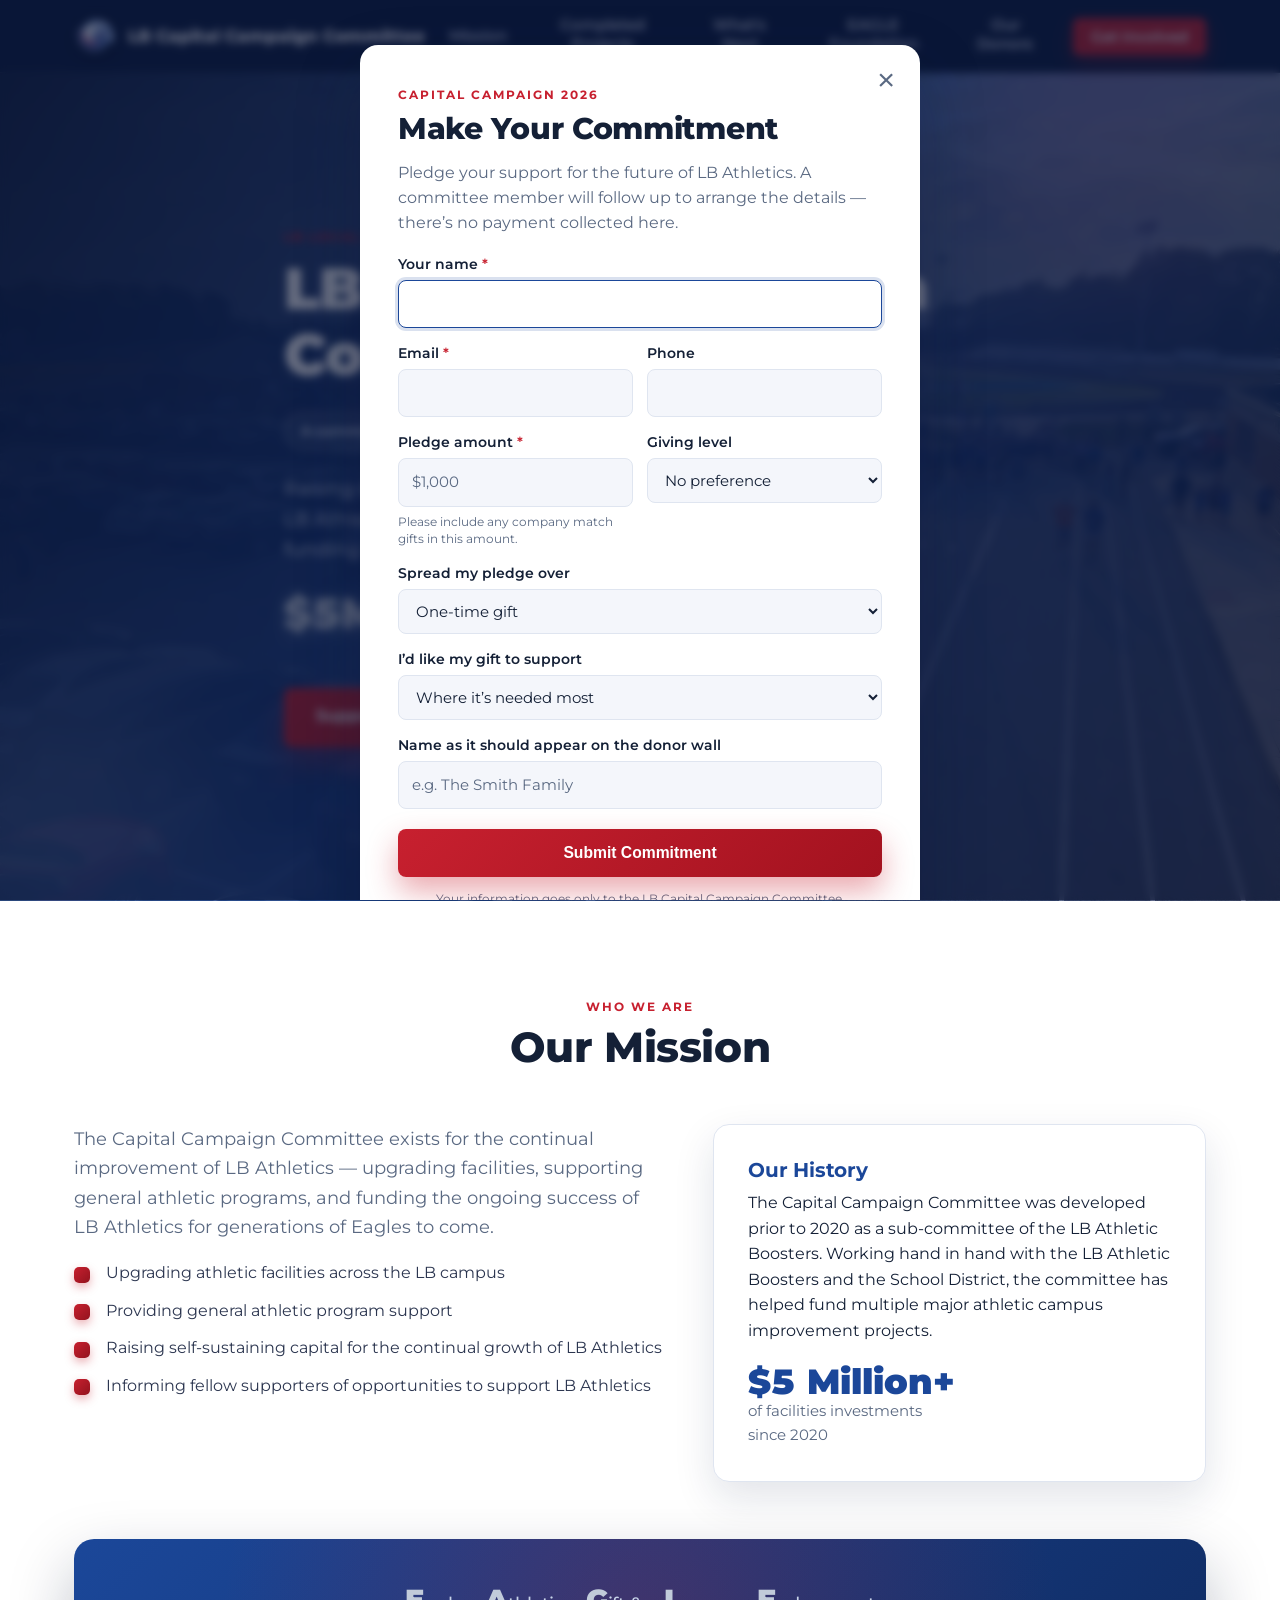
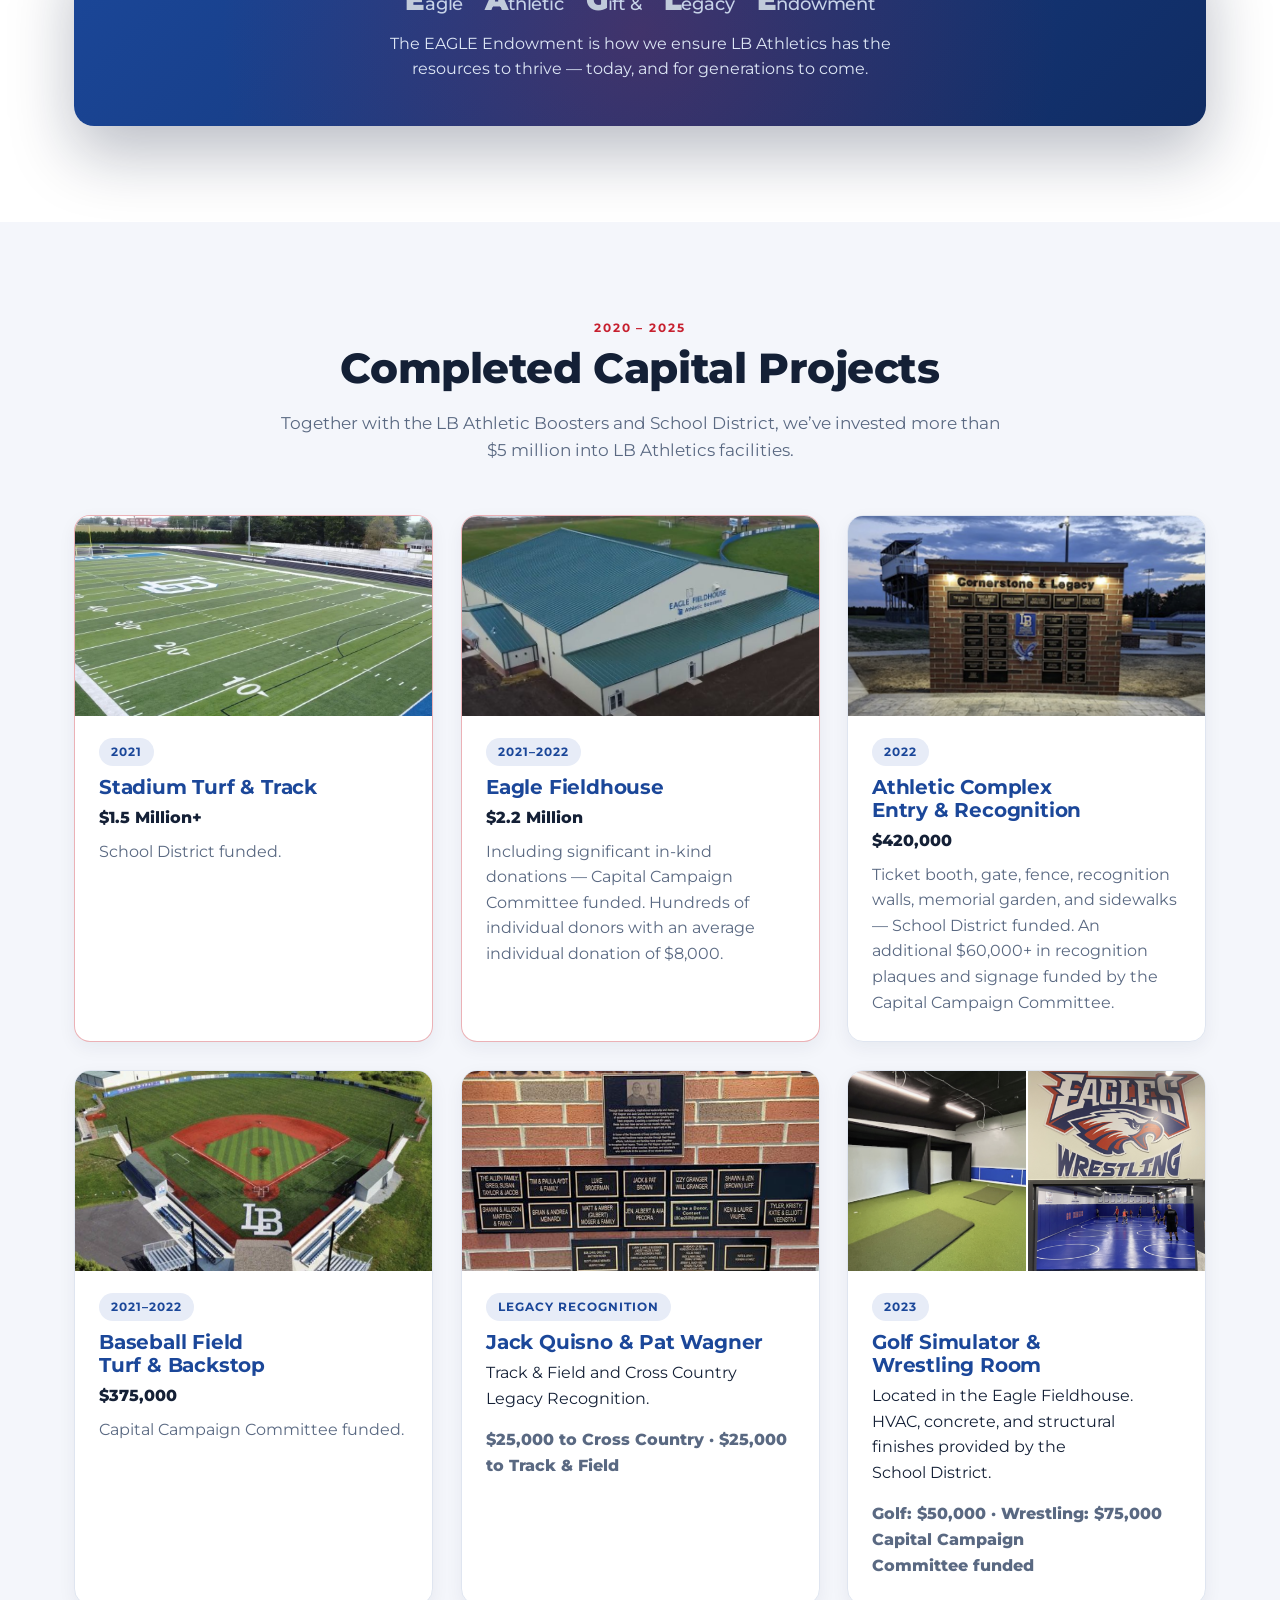
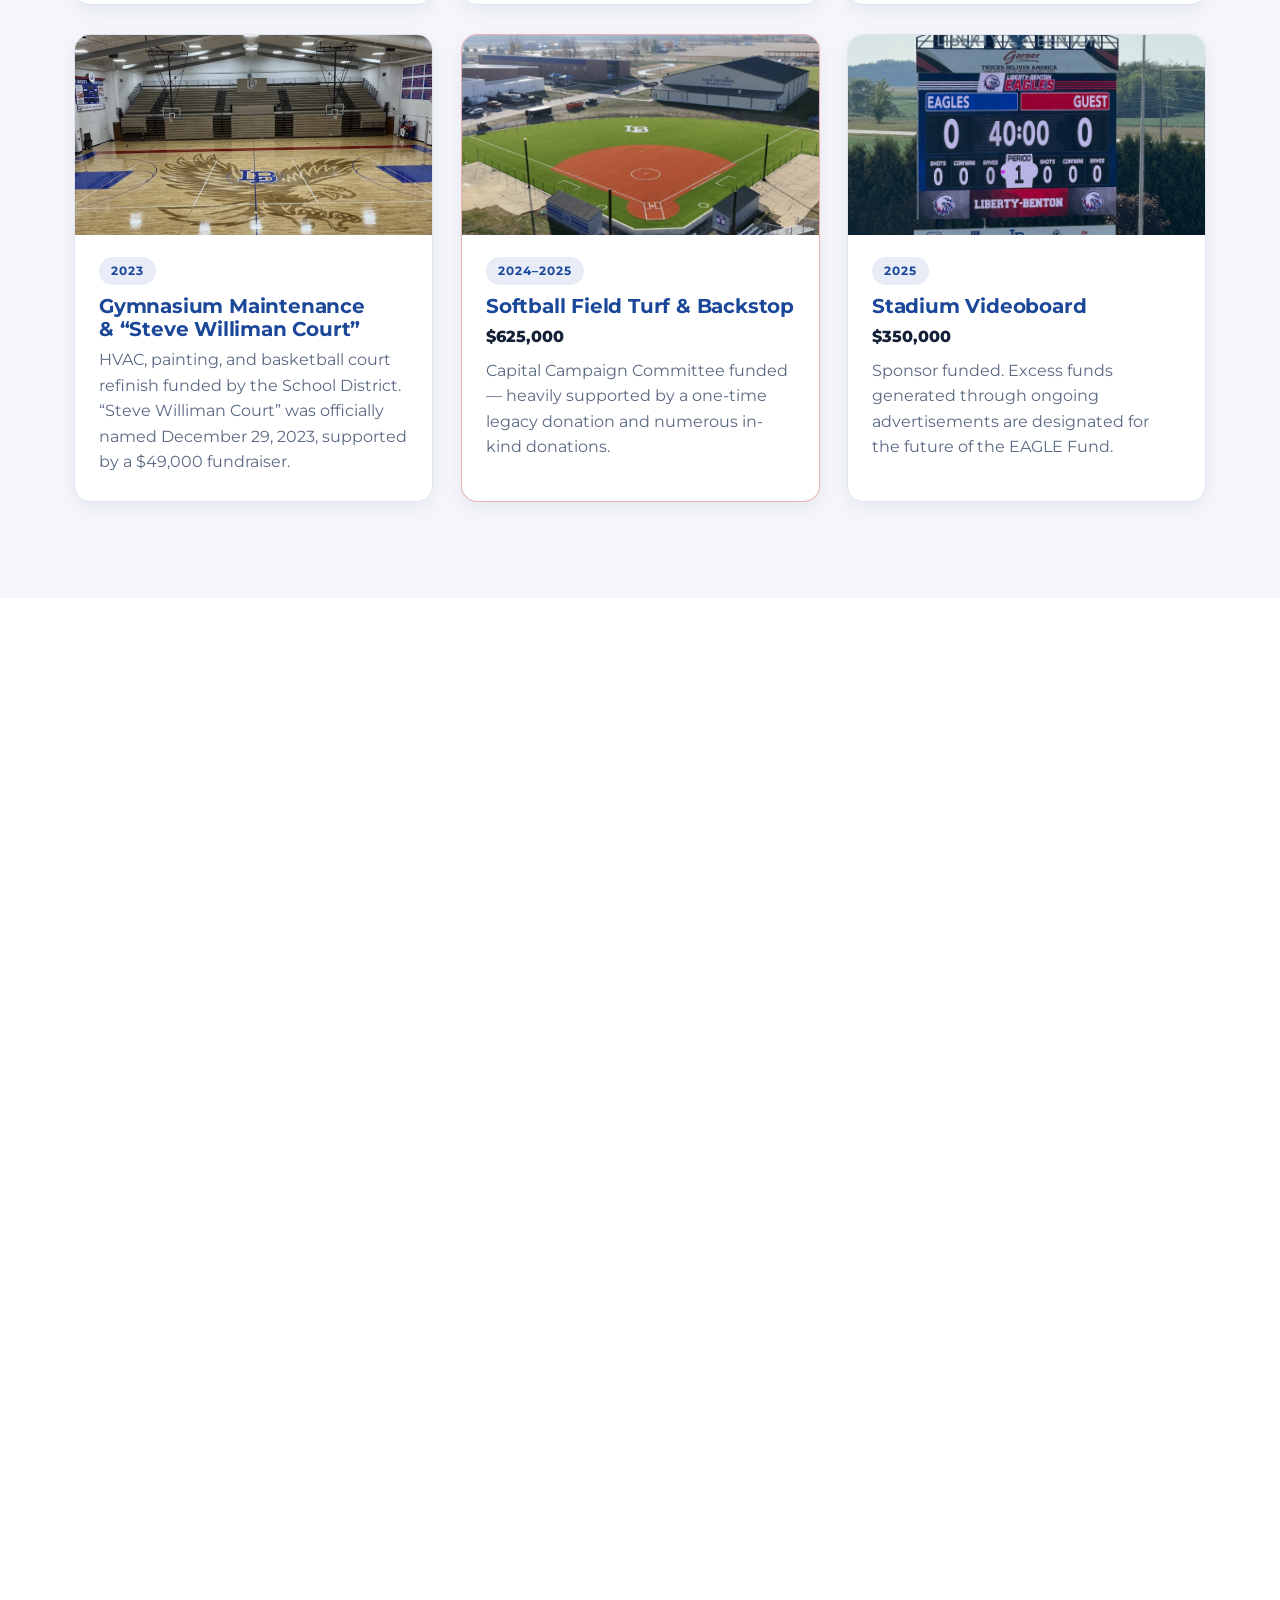
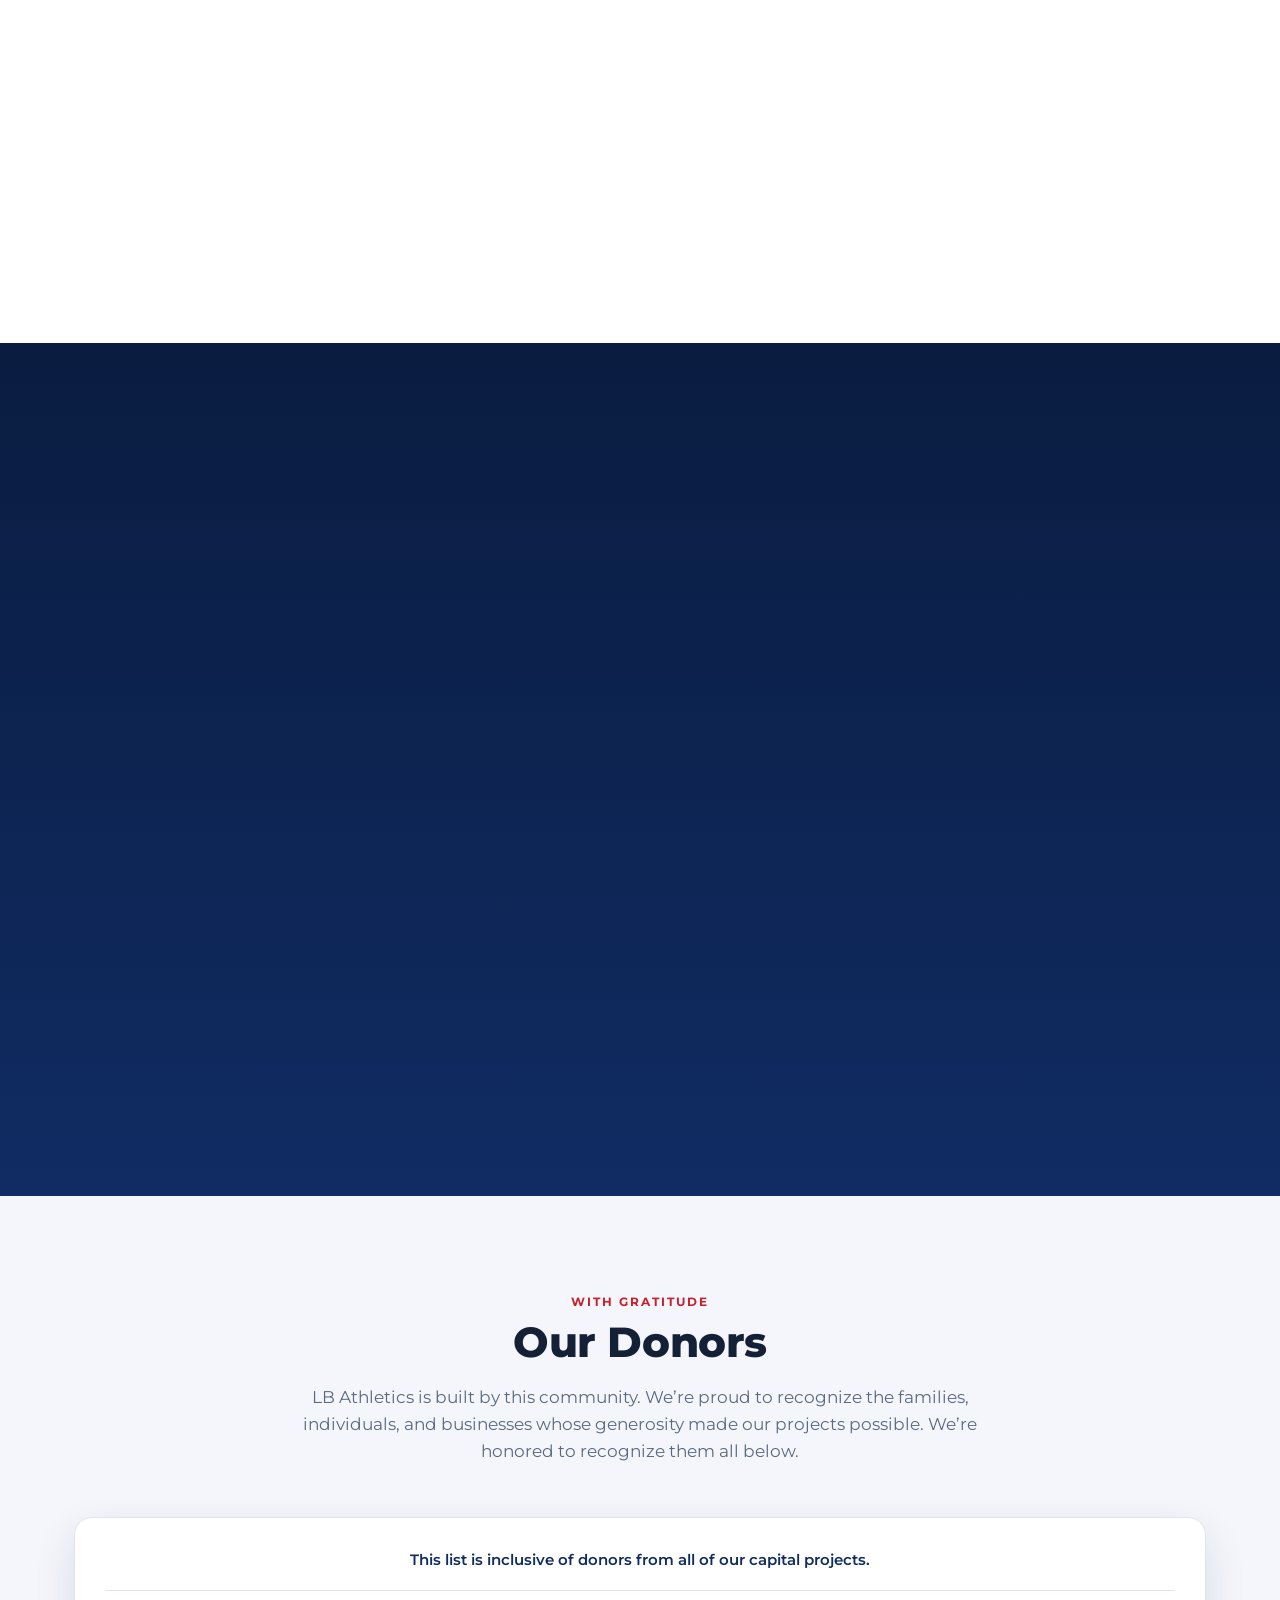
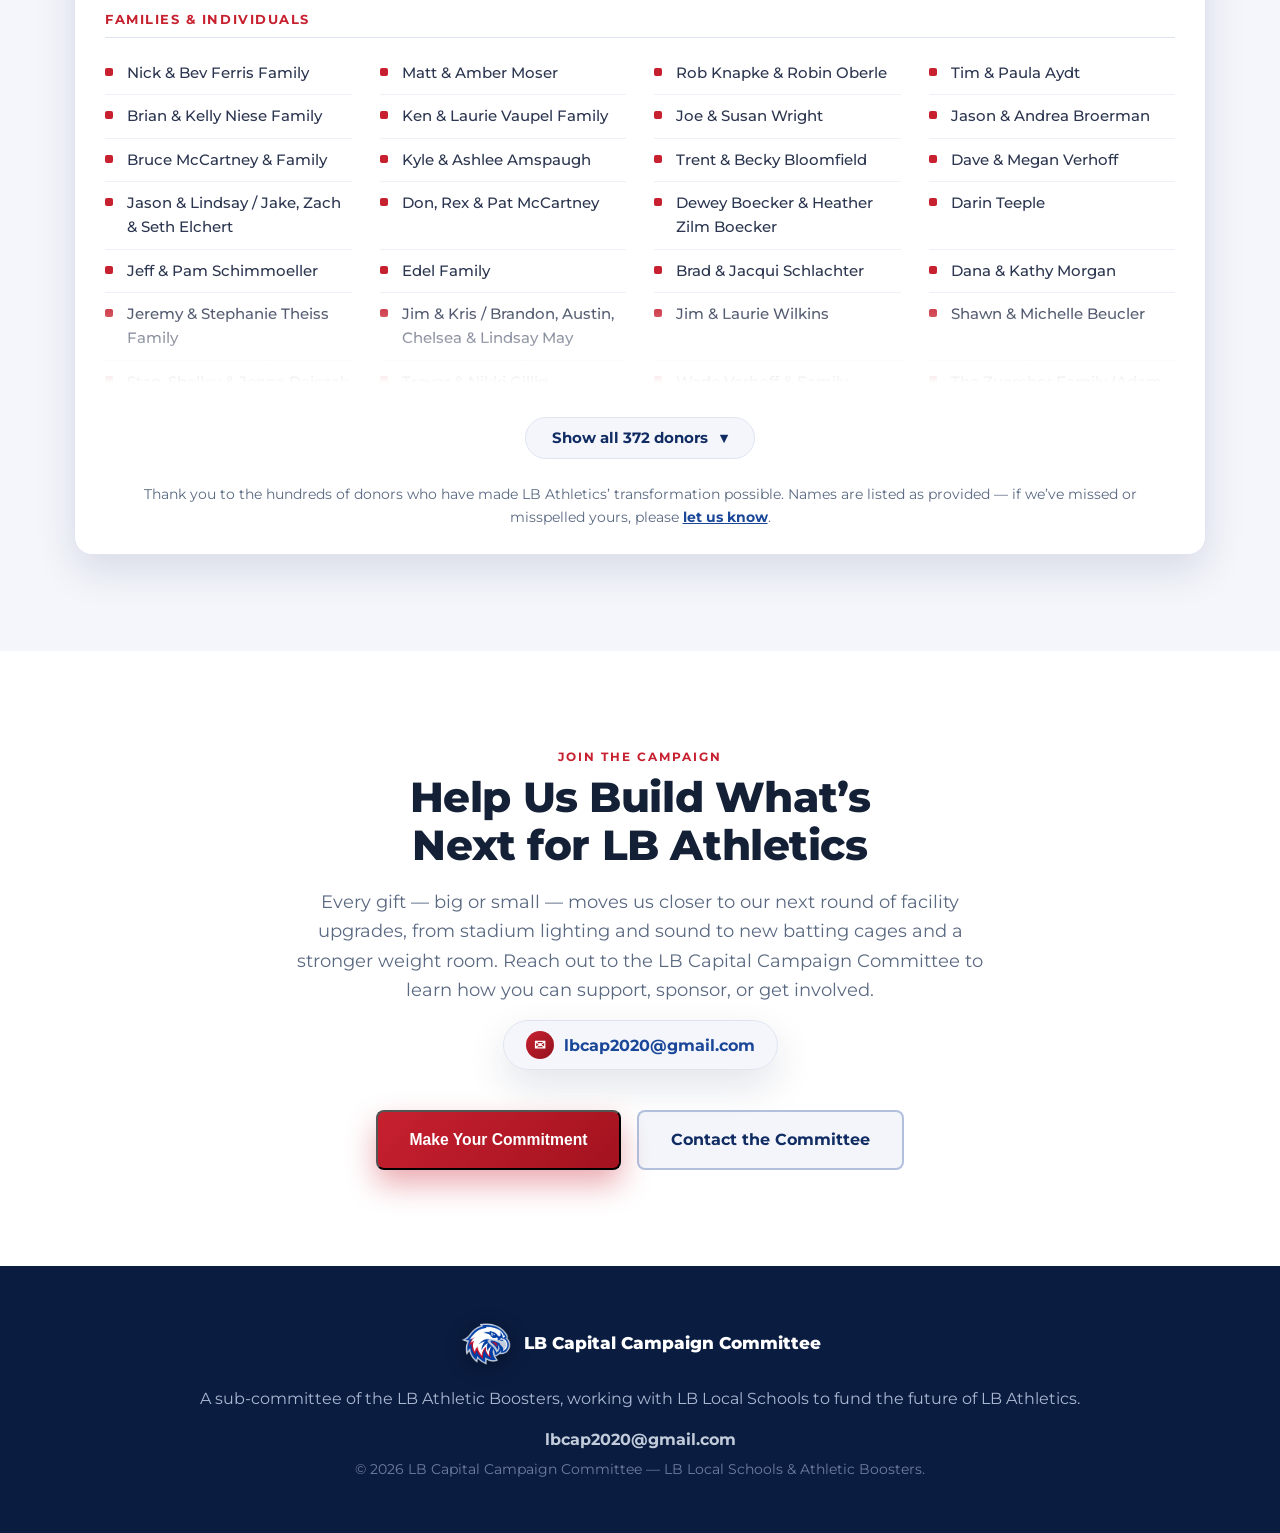
<file: commit/index.html>
<!DOCTYPE html>
<html lang="en">
<head>
<meta charset="UTF-8">
<meta name="viewport" content="width=device-width, initial-scale=1.0">
<title>Make Your Commitment — LB Capital Campaigns</title>
<meta name="robots" content="noindex">
<link rel="canonical" href="https://lbcapitalcampaigns.org/">
<meta http-equiv="refresh" content="0; url=/#commit">
<script>location.replace('/#commit');</script>
</head>
<body>
<p>Redirecting to the LB Capital Campaign commitment form&hellip; <a href="/#commit">Continue</a></p>
</body>
</html>
</file>
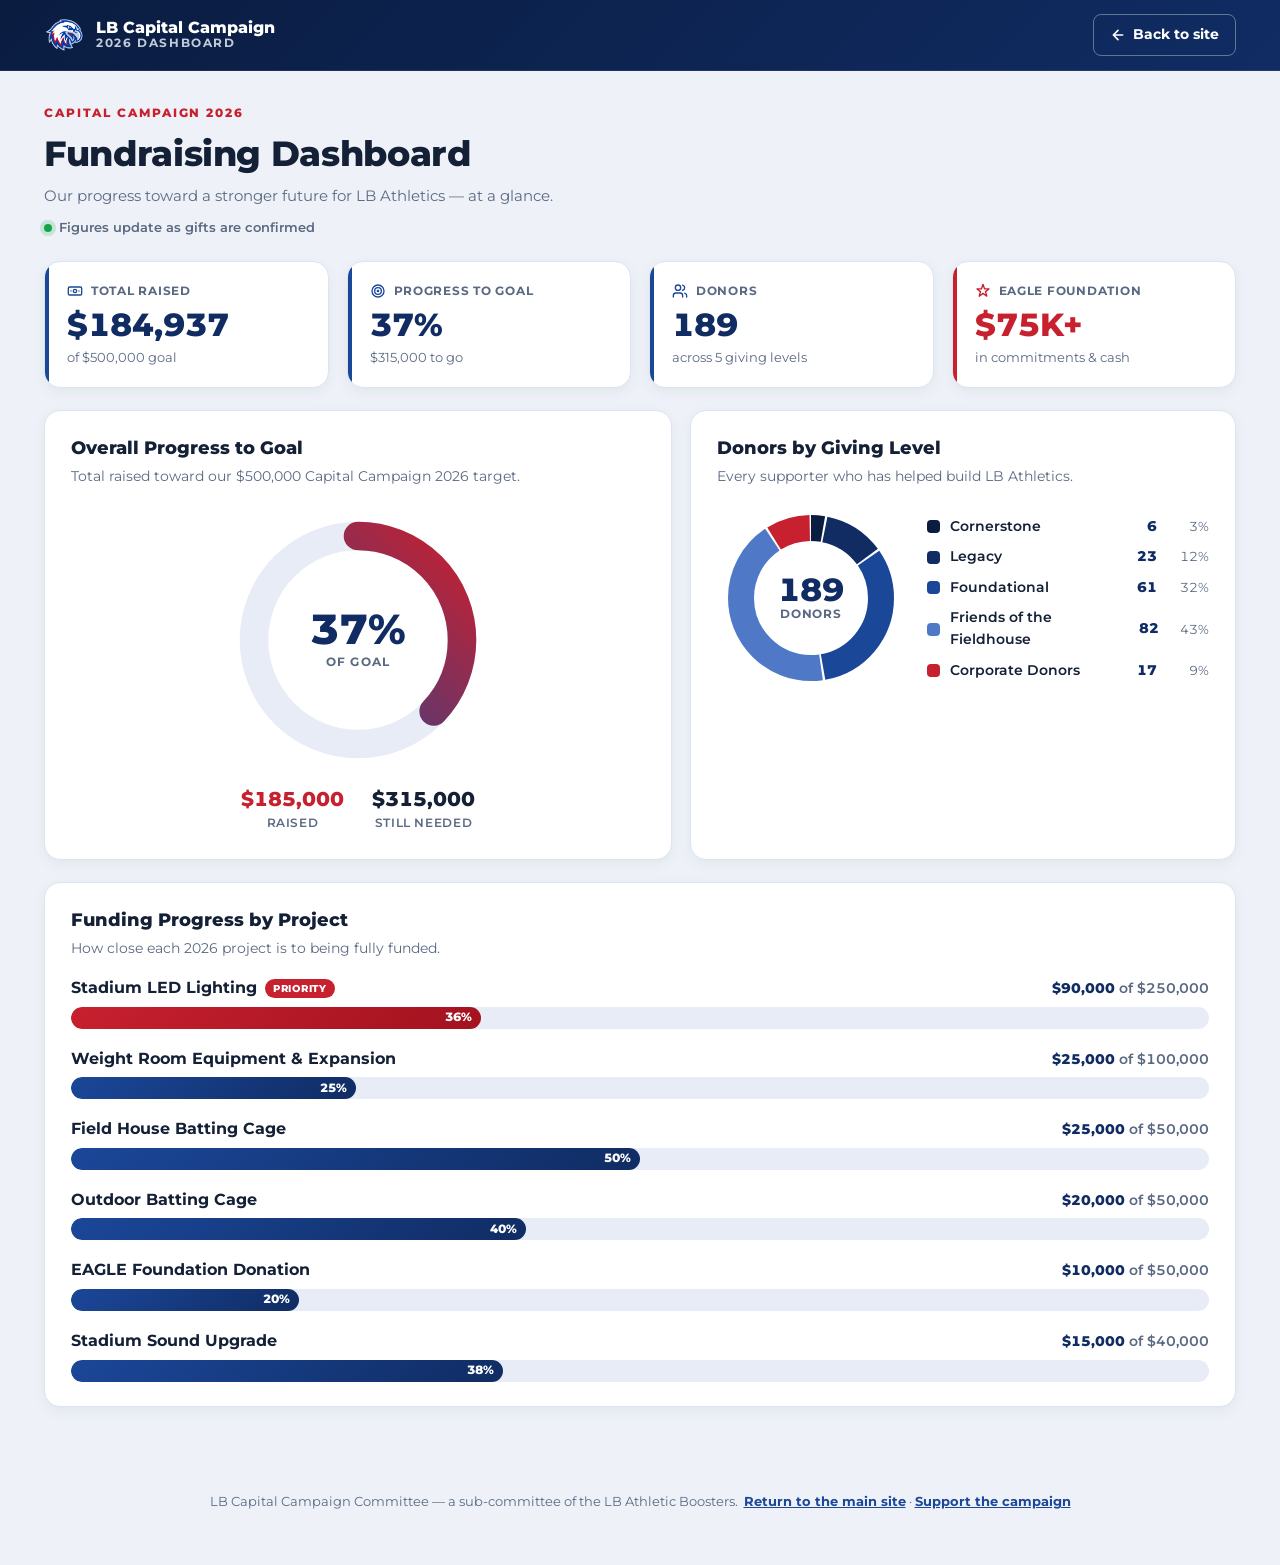
<file: dashboard.html>
<!DOCTYPE html>
<html lang="en">
<head>
<meta charset="UTF-8">
<meta name="viewport" content="width=device-width, initial-scale=1.0">
<title>Campaign Dashboard | LB Capital Campaign 2026</title>
<meta name="description" content="Live fundraising dashboard for the LB Capital Campaign 2026 — progress toward our $500,000 goal, project funding, donors, and the EAGLE Foundation.">
<link rel="icon" href="/favicon.ico?v=2" sizes="any">
<link rel="icon" type="image/png" sizes="48x48" href="/favicon-48.png?v=2">
<link rel="icon" type="image/png" sizes="32x32" href="/favicon-32.png?v=2">
<link rel="apple-touch-icon" href="/apple-touch-icon.png?v=2">
<link rel="preconnect" href="https://fonts.googleapis.com">
<link rel="preconnect" href="https://fonts.gstatic.com" crossorigin>
<link href="https://fonts.googleapis.com/css2?family=Montserrat:wght@400;500;600;700;800;900&display=swap" rel="stylesheet">
<link rel="stylesheet" href="assets/css/dashboard.css">
</head>
<body>

<header class="dash-header">
  <div class="dash-header-inner">
    <a href="index.html" class="dash-brand">
      <img src="assets/images/lb-logo.png" alt="LB Eagles logo">
      <span class="dash-brand-text">
        <strong>LB Capital Campaign</strong>
        <span>2026 Dashboard</span>
      </span>
    </a>
    <a href="index.html" class="dash-back">
      <svg viewBox="0 0 24 24" fill="none" stroke="currentColor" stroke-width="2.4" stroke-linecap="round" stroke-linejoin="round" aria-hidden="true"><path d="M19 12H5M12 19l-7-7 7-7"/></svg>
      <span>Back to site</span>
    </a>
  </div>
</header>

<main class="dash-wrap">

  <div class="dash-title-row">
    <p class="dash-eyebrow">Capital Campaign 2026</p>
    <h1 class="dash-title">Fundraising Dashboard</h1>
    <p class="dash-sub">Our progress toward a stronger future for LB Athletics &mdash; at a glance.</p>
    <span class="dash-updated"><span class="dash-dot" aria-hidden="true"></span> Figures update as gifts are confirmed</span>
  </div>

  <!-- ===== KPI CARDS ===== -->
  <section class="kpi-grid" aria-label="Key campaign figures">
    <div class="kpi-card reveal">
      <div class="kpi-label">
        <svg viewBox="0 0 24 24" fill="none" stroke="currentColor" stroke-width="2" stroke-linecap="round" stroke-linejoin="round" aria-hidden="true"><rect x="2" y="6" width="20" height="12" rx="2"/><circle cx="12" cy="12" r="2.5"/><path d="M6 12h.01M18 12h.01"/></svg>
        Total Raised
      </div>
      <div class="kpi-value tnum" id="kpiRaised">$0</div>
      <div class="kpi-foot" id="kpiRaisedFoot">of $500,000 goal</div>
    </div>

    <div class="kpi-card reveal">
      <div class="kpi-label">
        <svg viewBox="0 0 24 24" fill="none" stroke="currentColor" stroke-width="2" stroke-linecap="round" stroke-linejoin="round" aria-hidden="true"><circle cx="12" cy="12" r="9"/><circle cx="12" cy="12" r="5"/><circle cx="12" cy="12" r="1"/></svg>
        Progress to Goal
      </div>
      <div class="kpi-value tnum" id="kpiPct">0%</div>
      <div class="kpi-foot" id="kpiPctFoot">&nbsp;</div>
    </div>

    <div class="kpi-card reveal">
      <div class="kpi-label">
        <svg viewBox="0 0 24 24" fill="none" stroke="currentColor" stroke-width="2" stroke-linecap="round" stroke-linejoin="round" aria-hidden="true"><path d="M16 21v-2a4 4 0 0 0-4-4H6a4 4 0 0 0-4 4v2"/><circle cx="9" cy="7" r="4"/><path d="M22 21v-2a4 4 0 0 0-3-3.87M16 3.13a4 4 0 0 1 0 7.75"/></svg>
        Donors
      </div>
      <div class="kpi-value tnum" id="kpiDonors">0</div>
      <div class="kpi-foot">across 5 giving levels</div>
    </div>

    <div class="kpi-card accent reveal">
      <div class="kpi-label">
        <svg viewBox="0 0 24 24" fill="none" stroke="currentColor" stroke-width="2" stroke-linecap="round" stroke-linejoin="round" aria-hidden="true"><path d="M12 2l2.4 6.9H21l-5.3 4 2 6.9-5.7-4.2L6.3 19.8l2-6.9-5.3-4h6.6z"/></svg>
        EAGLE Foundation
      </div>
      <div class="kpi-value tnum" id="kpiEagle">$0</div>
      <div class="kpi-foot">in commitments &amp; cash</div>
    </div>
  </section>

  <!-- ===== GAUGE + DONUT ===== -->
  <section class="dash-grid">
    <div class="panel reveal">
      <div class="panel-head">
        <h2 class="panel-title">Overall Progress to Goal</h2>
        <p class="panel-note">Total raised toward our $500,000 Capital Campaign 2026 target.</p>
      </div>
      <div class="gauge-wrap">
        <div class="gauge">
          <svg viewBox="0 0 200 200" role="img" aria-label="Overall fundraising progress gauge">
            <defs>
              <linearGradient id="gaugeGrad" x1="0%" y1="0%" x2="100%" y2="100%">
                <stop offset="0%" stop-color="#1b4799"/>
                <stop offset="100%" stop-color="#c7202f"/>
              </linearGradient>
            </defs>
            <circle class="gauge-track" cx="100" cy="100" r="80"/>
            <circle class="gauge-fill" id="gaugeFill" cx="100" cy="100" r="80"
                    data-circ="502.65" stroke-dasharray="502.65" stroke-dashoffset="502.65"/>
          </svg>
          <div class="gauge-center">
            <span class="gauge-pct tnum" id="gaugePct">0%</span>
            <span class="gauge-pct-label">of goal</span>
          </div>
        </div>
        <div class="gauge-legend">
          <div><div class="gl-val raised tnum" id="gaugeRaised">$0</div><div class="gl-lab">Raised</div></div>
          <div><div class="gl-val tnum" id="gaugeRemaining">$0</div><div class="gl-lab">Still Needed</div></div>
        </div>
      </div>
    </div>

    <div class="panel reveal">
      <div class="panel-head">
        <h2 class="panel-title">Donors by Giving Level</h2>
        <p class="panel-note">Every supporter who has helped build LB Athletics.</p>
      </div>
      <div class="donut-layout">
        <div class="donut">
          <svg id="donutSvg" viewBox="0 0 188 188" role="img" aria-label="Donors by giving level"></svg>
          <div class="donut-center">
            <span class="dc-num tnum" id="donutNum">0</span>
            <span class="dc-lab">Donors</span>
          </div>
        </div>
        <ul class="donut-legend" id="donutLegend"></ul>
      </div>
    </div>
  </section>

  <!-- ===== PROJECT BARS ===== -->
  <section class="panel reveal">
    <div class="panel-head">
      <h2 class="panel-title">Funding Progress by Project</h2>
      <p class="panel-note">How close each 2026 project is to being fully funded.</p>
    </div>
    <div class="proj-list" id="projList"></div>
  </section>

</main>

<footer class="dash-footer">
  <p>LB Capital Campaign Committee &mdash; a sub-committee of the LB Athletic Boosters.
  &nbsp;<a href="index.html">Return to the main site</a> &middot; <a href="index.html#get-involved">Support the campaign</a></p>
</footer>

<script src="assets/js/dashboard.js"></script>
</body>
</html>
</file>
<file: assets/css/style.css>
/* Liberty-Benton brand palette — Blue #1b4799, White #ffffff, Red accent #c7202f, Gray #c1cbda, Black #000000 */
:root {
  --lb-blue: #1b4799;
  --lb-blue-deep: #102c63;
  --lb-blue-darker: #0a1c40;
  --lb-red: #c7202f;
  --lb-red-deep: #a3121f;
  --lb-gray: #c1cbda;
  --lb-white: #ffffff;
  --lb-black: #000000;

  --ink: #142036;
  --muted: #5a6982;
  --paper: #f4f6fb;
  --line: #dfe5f0;
  --on-dark-soft: #e3e9f6;
  --max-width: 1180px;

  --shadow-soft: 0 16px 40px rgba(16, 35, 75, 0.12);
  --shadow-deep: 0 28px 64px rgba(10, 20, 50, 0.28);
}

* { box-sizing: border-box; }

html {
  scroll-behavior: smooth;
}

@media (prefers-reduced-motion: reduce) {
  html { scroll-behavior: auto; }
}

/* Consistent, on-brand keyboard focus ring (red reads on both light and
   dark-blue surfaces). Mouse clicks don't trigger it; form fields keep
   their own ring via a more specific :focus rule. */
:focus-visible {
  outline: 3px solid var(--lb-red);
  outline-offset: 2px;
}

body {
  margin: 0;
  font-family: "Montserrat", -apple-system, BlinkMacSystemFont, "Segoe UI", Roboto, Helvetica, Arial, sans-serif;
  color: var(--ink);
  background: #fff;
  line-height: 1.6;
}

img { max-width: 100%; display: block; }

.container {
  max-width: var(--max-width);
  margin: 0 auto;
  padding: 0 24px;
}

a { color: inherit; }

h1, h2, h3 {
  font-family: "Montserrat", sans-serif;
  font-weight: 800;
  letter-spacing: -0.01em;
  margin: 0 0 0.4em;
  line-height: 1.15;
  text-wrap: balance;
}

h1 { font-size: clamp(2.4rem, 5.4vw, 3.6rem); font-weight: 900; }
h2 { font-size: clamp(1.9rem, 3.6vw, 2.6rem); }
h3 { font-size: 1.25rem; font-weight: 700; }

p { margin: 0 0 1em; text-wrap: pretty; }

.eyebrow {
  text-transform: uppercase;
  letter-spacing: 0.16em;
  font-size: 0.78rem;
  font-weight: 700;
  color: var(--lb-red);
  margin: 0 0 0.6em;
}

.lede { font-size: 1.15rem; color: var(--muted); }

/* ---------- Scroll-reveal animation ----------
   Progressive enhancement: content is visible by default. The hidden
   pre-reveal state applies only under `.js` (added by an inline script in
   <head>), so no-JS visitors and non-scrolling/headless renderers never
   see a blank section. JS then adds .is-visible as each element scrolls in. */
.js [data-reveal] {
  opacity: 0;
  transform: translateY(36px);
  transition: opacity 0.7s cubic-bezier(0.22, 1, 0.36, 1), transform 0.7s cubic-bezier(0.22, 1, 0.36, 1);
  transition-delay: var(--reveal-delay, 0ms);
  will-change: opacity, transform;
}

[data-reveal].is-visible {
  opacity: 1;
  transform: translateY(0);
}

@media (prefers-reduced-motion: reduce) {
  .js [data-reveal] {
    opacity: 1;
    transform: none;
    transition: none;
  }
}

/* ---------- Header ---------- */
.site-header {
  position: sticky;
  top: 0;
  z-index: 100;
  background: var(--lb-blue-darker);
  border-bottom: 1px solid rgba(255,255,255,0.08);
}

.header-inner {
  display: flex;
  align-items: center;
  justify-content: space-between;
  height: 72px;
  gap: 24px;
}

.brand {
  display: flex;
  align-items: center;
  gap: 12px;
  text-decoration: none;
  color: #fff;
  font-weight: 800;
  font-size: 1.05rem;
  white-space: nowrap;
  flex-shrink: 0;
}

.brand-logo {
  height: 42px;
  width: auto;
  filter: drop-shadow(0 4px 10px rgba(0,0,0,0.35));
}

.main-nav { display: flex; align-items: center; }

.nav-list {
  list-style: none;
  display: flex;
  align-items: center;
  gap: 28px;
  margin: 0;
  padding: 0;
}

.nav-list a {
  display: inline-block;
  text-decoration: none;
  color: #d6deef;
  font-size: 0.95rem;
  font-weight: 600;
  line-height: 1.25;
  text-align: center;
  transition: color 0.15s ease;
}

.nav-list a:hover { color: #fff; }

.btn-nav {
  background: var(--lb-red);
  color: #fff !important;
  padding: 9px 18px;
  border-radius: 6px;
  white-space: nowrap;
  box-shadow: 0 8px 20px rgba(199, 32, 47, 0.35);
  transition: transform 0.15s ease, box-shadow 0.15s ease;
}

.btn-nav:hover {
  color: #fff !important;
  transform: translateY(-2px);
  box-shadow: 0 12px 26px rgba(199, 32, 47, 0.45);
}

.nav-toggle {
  display: none;
  flex-direction: column;
  justify-content: space-between;
  width: 28px;
  height: 20px;
  background: none;
  border: none;
  cursor: pointer;
  padding: 0;
}

.nav-toggle span {
  display: block;
  height: 2px;
  width: 100%;
  background: #fff;
  border-radius: 2px;
}

/* ---------- Hero ---------- */
.hero {
  position: relative;
  min-height: 92vh;
  display: flex;
  align-items: center;
  color: #fff;
  overflow: hidden;
  perspective: 1200px;
}

.hero-media {
  position: absolute;
  inset: 0;
  z-index: 0;
}

.hero-media img {
  width: 100%;
  height: 100%;
  object-fit: cover;
  transform: scale(1.1);
  animation: hero-zoom 22s ease-in-out infinite alternate;
}

@keyframes hero-zoom {
  0% { transform: scale(1.1) translate3d(0, 0, 0); }
  100% { transform: scale(1.18) translate3d(-1.5%, -1.5%, 0); }
}

.hero-overlay {
  position: absolute;
  inset: 0;
  background: linear-gradient(125deg, rgba(10,28,64,0.95) 0%, rgba(27,71,153,0.82) 45%, rgba(27,71,153,0.42) 100%);
}

/* Floating 3D-ish glow orbs for depth */
.hero-orb {
  position: absolute;
  border-radius: 50%;
  filter: blur(60px);
  z-index: 0;
  pointer-events: none;
  mix-blend-mode: screen;
  opacity: 0.55;
}

.orb-a {
  width: 420px;
  height: 420px;
  top: -120px;
  right: -100px;
  background: radial-gradient(circle at 30% 30%, rgba(199,32,47,0.55), rgba(199,32,47,0) 70%);
  animation: float-a 16s ease-in-out infinite;
}

.orb-b {
  width: 360px;
  height: 360px;
  bottom: -140px;
  left: -80px;
  background: radial-gradient(circle at 30% 30%, rgba(193,203,218,0.5), rgba(193,203,218,0) 70%);
  animation: float-b 20s ease-in-out infinite;
}

@keyframes float-a {
  0%, 100% { transform: translate3d(0, 0, 0) scale(1); }
  50% { transform: translate3d(-40px, 50px, 0) scale(1.12); }
}

@keyframes float-b {
  0%, 100% { transform: translate3d(0, 0, 0) scale(1); }
  50% { transform: translate3d(40px, -40px, 0) scale(1.1); }
}

@media (prefers-reduced-motion: reduce) {
  .hero-media img { animation: none; transform: scale(1); }
  .hero-orb { animation: none; }
}

.hero-content {
  position: relative;
  z-index: 1;
  padding-top: 64px;
  padding-bottom: 64px;
  max-width: 760px;
}

.hero-lede {
  font-size: 1.2rem;
  color: var(--on-dark-soft);
  max-width: 620px;
}

/* Affiliation chip — re-emphasizes that the Campaign is part of the Boosters */
.hero-affiliation {
  display: inline-block;
  text-align: center;
  margin: 2px 0 22px;
  padding: 7px 16px;
  font-size: 0.9rem;
  font-weight: 600;
  color: var(--on-dark-soft);
  background: rgba(255, 255, 255, 0.08);
  border: 1px solid rgba(255, 255, 255, 0.25);
  border-radius: 999px;
}
.hero-affiliation strong {
  color: #fff;
  font-weight: 800;
}

.hero-stat {
  display: flex;
  align-items: baseline;
  gap: 14px;
  margin: 28px 0;
}

.stat-number {
  font-family: "Montserrat", sans-serif;
  font-size: 2.6rem;
  font-weight: 900;
  color: var(--lb-gray);
  line-height: 1;
  text-shadow: 0 2px 18px rgba(193, 203, 218, 0.4);
  font-variant-numeric: tabular-nums;
}

.stat-label {
  color: #c7d3e8;
  font-size: 0.95rem;
  max-width: 200px;
}

.hero-actions {
  display: flex;
  gap: 16px;
  flex-wrap: wrap;
  margin-top: 12px;
}

.hero-actions.center { justify-content: center; }

.btn {
  display: inline-block;
  padding: 15px 32px;
  border-radius: 8px;
  text-decoration: none;
  font-weight: 700;
  font-size: 0.98rem;
  transition: transform 0.2s cubic-bezier(0.22, 1, 0.36, 1), box-shadow 0.2s ease, background 0.15s ease;
  transform-style: preserve-3d;
}

.btn-primary {
  background: linear-gradient(135deg, var(--lb-red), var(--lb-red-deep));
  color: #fff;
  box-shadow: 0 14px 30px rgba(199, 32, 47, 0.38);
}

.btn-primary:hover {
  transform: translateY(-3px) scale(1.02);
  box-shadow: 0 20px 44px rgba(199, 32, 47, 0.5);
}

.btn-ghost {
  background: rgba(255,255,255,0.06);
  color: #fff;
  border: 2px solid rgba(255,255,255,0.55);
  backdrop-filter: blur(6px);
}

.btn-ghost:hover {
  border-color: #fff;
  background: rgba(255,255,255,0.14);
  transform: translateY(-3px);
}

.btn-ghost-on-light {
  background: rgba(27, 71, 153, 0.05);
  color: var(--lb-blue-deep);
  border: 2px solid rgba(27, 71, 153, 0.3);
  backdrop-filter: none;
}

.btn-ghost-on-light:hover {
  border-color: var(--lb-blue);
  background: rgba(27, 71, 153, 0.1);
  transform: translateY(-3px);
}

/* Scroll cue */
.scroll-cue {
  position: absolute;
  left: 50%;
  bottom: 28px;
  transform: translateX(-50%);
  width: 28px;
  height: 44px;
  border: 2px solid rgba(255,255,255,0.6);
  border-radius: 999px;
  z-index: 1;
  display: flex;
  justify-content: center;
  padding-top: 8px;
  text-decoration: none;
}

.scroll-cue span {
  width: 5px;
  height: 5px;
  border-radius: 50%;
  background: #fff;
  animation: scroll-cue-dot 1.8s ease-in-out infinite;
}

@keyframes scroll-cue-dot {
  0% { opacity: 1; transform: translateY(0); }
  70% { opacity: 0; transform: translateY(18px); }
  100% { opacity: 0; transform: translateY(0); }
}

@media (prefers-reduced-motion: reduce) {
  .scroll-cue span { animation: none; }
}

/* ---------- Sections ---------- */
.section { padding: 96px 0; }

.section-alt { background: var(--paper); }

.section-dark {
  background: linear-gradient(180deg, var(--lb-blue-darker), var(--lb-blue-deep));
  color: #fff;
}

.section-head {
  max-width: 720px;
  margin: 0 auto 52px;
  text-align: center;
}

.section-head.light h2 { color: #fff; }

.section-head .btn { margin-top: 20px; }

.section-sub {
  color: var(--muted);
  font-size: 1.05rem;
}

.section-dark .section-sub { color: #c7d3e8; }

/* ---------- Mission ---------- */
.mission-grid {
  display: grid;
  grid-template-columns: 1.2fr 1fr;
  gap: 48px;
  align-items: start;
  margin-bottom: 56px;
}

.check-list {
  list-style: none;
  margin: 0;
  padding: 0;
  display: grid;
  gap: 12px;
}

.check-list li {
  position: relative;
  padding-left: 32px;
  color: #2c3650;
}

.check-list li::before {
  content: "";
  position: absolute;
  left: 0;
  top: 0.4em;
  width: 16px;
  height: 16px;
  background: linear-gradient(135deg, var(--lb-red), #93131e);
  border-radius: 5px;
  box-shadow: 0 4px 10px rgba(199, 32, 47, 0.35);
}

.check-list.light li { color: #dde6f5; }

.mission-history {
  background: #fff;
  border: 1px solid var(--line);
  border-radius: 16px;
  padding: 34px;
  box-shadow: var(--shadow-soft);
  transform-style: preserve-3d;
}

.mission-history h3 { color: var(--lb-blue); }

.history-stat {
  display: flex;
  flex-direction: column;
  margin-top: 20px;
}

.history-stat .stat-number {
  color: var(--lb-blue);
  font-size: 2.2rem;
  text-shadow: none;
}
.history-stat .stat-label { color: var(--muted); }

.eagle-banner {
  background: linear-gradient(135deg, var(--lb-blue), var(--lb-blue-deep));
  color: #fff;
  border-radius: 20px;
  padding: 44px 40px;
  text-align: center;
  position: relative;
  overflow: hidden;
  box-shadow: var(--shadow-deep);
}

.eagle-banner::before {
  content: "";
  position: absolute;
  inset: -40% -10%;
  background: radial-gradient(circle, rgba(199,32,47,0.35), transparent 60%);
  opacity: 0.7;
}

.eagle-acronym {
  position: relative;
  display: flex;
  flex-wrap: wrap;
  justify-content: center;
  gap: 14px 22px;
  font-size: 1.15rem;
  font-weight: 500;
  color: #c7d3e8;
  margin-bottom: 14px;
}

.eagle-acronym strong {
  color: var(--lb-gray);
  font-size: 1.6em;
  font-weight: 900;
}

.eagle-banner p {
  position: relative;
  max-width: 560px;
  margin: 0 auto;
  color: #dde6f5;
}

/* ---------- 3D tilt cards ---------- */
.tilt {
  transform: perspective(1000px) rotateX(0deg) rotateY(0deg);
  transition: transform 0.35s cubic-bezier(0.22, 1, 0.36, 1), box-shadow 0.35s ease;
  will-change: transform;
}

/* ---------- Project cards ---------- */
.project-grid {
  display: grid;
  grid-template-columns: repeat(3, 1fr);
  gap: 28px;
}

.project-card {
  background: #fff;
  border: 1px solid var(--line);
  border-radius: 16px;
  overflow: hidden;
  display: flex;
  flex-direction: column;
  box-shadow: 0 6px 18px rgba(16, 35, 75, 0.06);
}

.project-card:hover {
  box-shadow: var(--shadow-soft);
}

.project-card.featured {
  border: 1px solid rgba(199, 32, 47, 0.35);
}

.project-media {
  height: 200px;
  overflow: hidden;
}

.project-media img {
  width: 100%;
  height: 100%;
  object-fit: cover;
  transition: transform 0.5s cubic-bezier(0.22, 1, 0.36, 1);
}

.project-media.split {
  display: flex;
  gap: 2px;
}

.project-media.split img {
  width: 50%;
}

.project-card:hover .project-media img {
  transform: scale(1.08);
}

.project-body {
  padding: 22px 24px 26px;
}

.project-year {
  display: inline-block;
  font-size: 0.78rem;
  font-weight: 700;
  letter-spacing: 0.08em;
  text-transform: uppercase;
  color: var(--lb-blue);
  background: #e7ecf7;
  border-radius: 999px;
  padding: 4px 12px;
  margin-bottom: 10px;
}

.project-card h3 { color: var(--lb-blue); margin-bottom: 6px; }

.project-amount {
  font-weight: 800;
  color: var(--ink);
  margin-bottom: 8px;
}

.project-card p:last-child { margin-bottom: 0; color: var(--muted); }

/* ---------- What's next ---------- */
.next-grid {
  display: grid;
  grid-template-columns: repeat(3, 1fr);
  gap: 28px;
}

.next-card {
  background: #fff;
  border-left: 4px solid var(--lb-red);
  border-radius: 12px;
  padding: 28px;
  box-shadow: 0 6px 18px rgba(16, 35, 75, 0.06);
}

.next-card:hover {
  box-shadow: var(--shadow-soft);
}

.next-card h3 { color: var(--lb-blue); }

.next-when {
  text-transform: uppercase;
  letter-spacing: 0.08em;
  font-size: 0.78rem;
  font-weight: 700;
  color: var(--lb-red);
  margin-bottom: 4px;
}

.next-card .project-amount { color: var(--lb-blue-deep); font-size: 1.15rem; }

.next-card ul {
  margin: 0;
  padding-left: 20px;
  color: var(--muted);
}

.next-card ul li { margin-bottom: 6px; }

.next-card p:last-child { margin-bottom: 0; }

.video-link {
  display: inline-flex;
  align-items: center;
  gap: 9px;
  margin-top: 16px;
  padding: 11px 20px;
  background: linear-gradient(135deg, var(--lb-red), var(--lb-red-deep));
  color: #fff;
  border-radius: 8px;
  font-weight: 700;
  font-size: 0.9rem;
  line-height: 1.25;
  text-decoration: none;
  box-shadow: 0 10px 22px rgba(199, 32, 47, 0.28);
  transition: transform 0.2s ease, box-shadow 0.2s ease;
}

.video-link:hover {
  transform: translateY(-2px);
  box-shadow: 0 16px 30px rgba(199, 32, 47, 0.42);
}

.video-link-icon {
  display: inline-flex;
  align-items: center;
  justify-content: center;
  flex: 0 0 auto;
  width: 22px;
  height: 22px;
  border-radius: 50%;
  background: rgba(255, 255, 255, 0.22);
  font-size: 0.66rem;
  padding-left: 2px;
}

/* Stadium Sound card — click anywhere on the card to play/pause the fight song (no button) */
.sound-card { position: relative; cursor: pointer; }
.sound-card h3 { padding-right: 42px; } /* reserve room so the title never runs under the corner badge */

.sound-card.is-playing {
  box-shadow: 0 0 0 2px var(--lb-blue), 0 18px 40px rgba(27, 71, 153, 0.3);
}

/* Tiny corner cue that the card is clickable for audio */
.sound-hint {
  position: absolute;
  top: 14px;
  right: 14px;
  width: 30px;
  height: 30px;
  display: inline-flex;
  align-items: center;
  justify-content: center;
  border-radius: 50%;
  background: rgba(27, 71, 153, 0.1);
  color: var(--lb-blue);
  transition: background 0.2s ease, color 0.2s ease, transform 0.2s ease;
}

.sound-hint svg { width: 16px; height: 16px; display: block; }

.sound-card:hover .sound-hint {
  background: rgba(27, 71, 153, 0.18);
  transform: scale(1.08);
}

.sound-card.is-playing .sound-hint {
  background: var(--lb-blue);
  color: #fff;
}

/* gentle pulse to draw the eye when idle; stops while playing and for reduced-motion */
@media (prefers-reduced-motion: no-preference) {
  .sound-hint::after {
    content: "";
    position: absolute;
    inset: 0;
    border-radius: 50%;
    animation: sound-hint-pulse 2.4s ease-out infinite;
  }
  .sound-card.is-playing .sound-hint::after { animation: none; }
}

@keyframes sound-hint-pulse {
  0% { box-shadow: 0 0 0 0 rgba(27, 71, 153, 0.4); }
  70% { box-shadow: 0 0 0 10px rgba(27, 71, 153, 0); }
  100% { box-shadow: 0 0 0 0 rgba(27, 71, 153, 0); }
}

/* ===== Full-screen "Light Show" — a moving wave of stadium lights (the "Tsunami") ===== */
.lightshow {
  position: fixed;
  inset: 0;
  z-index: 900; /* decorative sweep: above content/nav (100), below modal (1000) */
  pointer-events: none;
  overflow: hidden;
  opacity: 0;
  visibility: hidden;
}
.lightshow.playing {
  visibility: visible;
  animation: ls-fade 2.8s ease both;
}
@keyframes ls-fade { 0% { opacity: 0; } 7% { opacity: 1; } 82% { opacity: 1; } 100% { opacity: 0; } }

/* dim the scene to "night" so the lights pop */
.ls-sky {
  position: absolute;
  inset: 0;
  background: radial-gradient(125% 95% at 50% 118%, rgba(10, 22, 48, .18), rgba(4, 10, 26, .6));
}

/* a row of stadium light banks across the top that ripple on in a wave */
.ls-pods { position: absolute; top: -3%; left: 0; right: 0; height: 0; }
.ls-pods span {
  position: absolute;
  top: 0;
  width: 20vw;
  height: 62vh;
  transform: translateX(-50%) scaleY(.6);
  background: radial-gradient(50% 42% at 50% 0%, rgba(255, 255, 255, .92), rgba(192, 221, 255, .4) 30%, rgba(150, 195, 255, 0) 62%);
  opacity: 0;
}
.lightshow.playing .ls-pods span {
  animation: ls-pod 2.6s ease both;
  animation-delay: calc(var(--i) * 0.085s);
}
@keyframes ls-pod {
  0%   { opacity: 0;   transform: translateX(-50%) scaleY(.6); }
  16%  { opacity: .95; transform: translateX(-50%) scaleY(1); }
  40%  { opacity: .25; }
  62%  { opacity: .9; }
  100% { opacity: 0;   transform: translateX(-50%) scaleY(1); }
}

/* sweeping spotlight beams */
.ls-beam {
  position: absolute;
  top: -25%;
  left: 50%;
  width: 38vw;
  height: 150vh;
  transform-origin: top center;
  background: linear-gradient(to bottom, rgba(196, 223, 255, .26), rgba(196, 223, 255, 0) 68%);
  filter: blur(10px);
  opacity: 0;
}
.lightshow.playing .ls-beam-1 { animation: ls-beam 2.6s ease both; }
.lightshow.playing .ls-beam-2 { animation: ls-beam 2.6s ease .22s both; }
.lightshow.playing .ls-beam-3 { animation: ls-beam 2.6s ease .44s both; }
@keyframes ls-beam {
  0%   { opacity: 0; transform: translateX(-55vw) rotate(-20deg); }
  18%  { opacity: 1; }
  84%  { opacity: 1; }
  100% { opacity: 0; transform: translateX(55vw) rotate(20deg); }
}

/* the wave crest of light sweeping across and back */
.ls-wave {
  position: absolute;
  top: 0;
  bottom: 0;
  left: 0;
  width: 32vw;
  background: linear-gradient(90deg, transparent, rgba(255, 255, 255, .48) 45%, rgba(200, 225, 255, .28) 55%, transparent);
  filter: blur(6px);
  opacity: 0;
  transform: translateX(-40vw) skewX(-8deg);
}
.lightshow.playing .ls-wave { animation: ls-wave 2.6s cubic-bezier(.45, 0, .2, 1) both; }
@keyframes ls-wave {
  0%   { opacity: 0; transform: translateX(-40vw) skewX(-8deg); }
  12%  { opacity: 1; }
  48%  { opacity: 1; transform: translateX(125vw) skewX(-8deg); }
  54%  { transform: translateX(125vw) skewX(8deg); }
  90%  { opacity: 1; transform: translateX(-40vw) skewX(8deg); }
  100% { opacity: 0; }
}

/* TEMPORARY: social media icons hidden in the footer — delete this rule to bring them back */
.social-links { display: none !important; }

/* ---------- Foundation ---------- */
.foundation-stat {
  display: flex;
  flex-direction: column;
  align-items: center;
  text-align: center;
  gap: 6px;
  max-width: 560px;
  margin: 0 auto 48px;
  padding: 30px 32px;
  background: rgba(255,255,255,0.05);
  border: 1px solid rgba(255,255,255,0.16);
  border-radius: 18px;
  backdrop-filter: blur(8px);
}

.foundation-stat .stat-number {
  color: #fff;
  font-size: clamp(2.6rem, 6vw, 3.6rem);
  text-shadow: 0 2px 22px rgba(199, 32, 47, 0.45);
}

.foundation-stat .stat-label {
  color: #c7d3e8;
  font-size: 1.02rem;
  max-width: none;
  font-weight: 600;
}

.foundation-grid {
  display: grid;
  grid-template-columns: 1fr 1fr;
  gap: 28px;
}

.foundation-card {
  background: rgba(255,255,255,0.06);
  border: 1px solid rgba(255,255,255,0.16);
  border-radius: 16px;
  padding: 34px;
  backdrop-filter: blur(8px);
}

.foundation-card h3 { color: var(--lb-gray); }
.foundation-card p { color: #dde6f5; margin-bottom: 0; }

/* ---------- Get involved ---------- */
.get-involved-inner {
  text-align: center;
  max-width: 760px;
}

.get-involved-inner .lede { margin: 0 auto 8px; }

.contact-pill {
  display: inline-flex;
  align-items: center;
  gap: 10px;
  background: var(--paper);
  border: 1px solid var(--line);
  border-radius: 999px;
  padding: 10px 22px;
  margin: 8px 0 28px;
  font-weight: 700;
  color: var(--lb-blue);
  box-shadow: var(--shadow-soft);
}

.contact-pill a {
  text-decoration: none;
  color: var(--lb-blue);
}

.contact-icon {
  display: inline-flex;
  align-items: center;
  justify-content: center;
  width: 28px;
  height: 28px;
  border-radius: 50%;
  background: linear-gradient(135deg, var(--lb-red), #93131e);
  color: #fff;
  font-size: 0.85rem;
}

/* ---------- Footer ---------- */
.site-footer {
  background: var(--lb-blue-darker);
  color: #aab7d1;
  padding: 52px 0;
}

.footer-inner { text-align: center; }

.footer-brand {
  justify-content: center;
  color: #fff;
  margin-bottom: 16px;
}

.footer-logo { height: 52px; }

.social-links {
  list-style: none;
  display: flex;
  justify-content: center;
  gap: 14px;
  margin: 18px 0;
  padding: 0;
}

.social-links a {
  display: flex;
  align-items: center;
  justify-content: center;
  width: 44px;
  height: 44px;
  border-radius: 50%;
  border: 2px solid rgba(255,255,255,0.18);
  color: var(--lb-gray);
  transition: color 0.15s ease, border-color 0.15s ease, transform 0.15s ease, background 0.15s ease;
}

.social-links a:hover {
  color: #fff;
  border-color: var(--lb-red);
  background: rgba(199, 32, 47, 0.18);
  transform: translateY(-3px);
}

.footer-contact { margin-bottom: 6px; }

.footer-contact a {
  color: var(--lb-gray);
  text-decoration: none;
  font-weight: 700;
  transition: color 0.15s ease;
}

.footer-contact a:hover { color: #fff; }

.footer-fine {
  font-size: 0.85rem;
  color: #6f7da0;
  margin-bottom: 0;
}

/* ---------- Capital Campaign 2026 progress thermometer ---------- */
.campaign-progress {
  background: #fff;
  border: 1px solid var(--line);
  border-radius: 18px;
  padding: 30px 34px 26px;
  box-shadow: var(--shadow-soft);
  max-width: 860px;
  margin: 0 auto 56px;
}

.progress-head {
  display: flex;
  align-items: flex-end;
  justify-content: space-between;
  gap: 20px;
  margin-bottom: 16px;
}

.progress-raised { display: flex; flex-direction: column; }

.progress-raised .progress-amount {
  color: var(--lb-blue);
  font-size: 2.4rem;
  text-shadow: none;
  line-height: 1;
}

.progress-raised-label {
  color: var(--muted);
  font-size: 0.9rem;
  font-weight: 600;
  margin-top: 4px;
}

.progress-goal { text-align: right; display: flex; flex-direction: column; }

.progress-goal-amount {
  font-weight: 800;
  color: var(--ink);
  font-size: 1.2rem;
}

.progress-goal-label {
  color: var(--muted);
  font-size: 0.82rem;
  font-weight: 600;
  text-transform: uppercase;
  letter-spacing: 0.06em;
}

.progress-track {
  position: relative;
  height: 26px;
  background: #e7ecf7;
  border-radius: 999px;
  overflow: hidden;
  box-shadow: inset 0 2px 6px rgba(16, 35, 75, 0.12);
}

.progress-fill {
  position: relative;
  height: 100%;
  width: 0;
  border-radius: 999px;
  background: linear-gradient(135deg, var(--lb-red), var(--lb-red-deep));
  box-shadow: 0 4px 14px rgba(199, 32, 47, 0.4);
  transition: width 1.6s cubic-bezier(0.22, 1, 0.36, 1);
  display: flex;
  align-items: center;
  justify-content: flex-end;
  min-width: 44px;
}

.progress-percent {
  color: #fff;
  font-weight: 800;
  font-size: 0.82rem;
  padding-right: 12px;
  white-space: nowrap;
}

.progress-note {
  color: var(--muted);
  font-size: 0.92rem;
  text-align: center;
  margin: 16px 0 0;
}

@media (prefers-reduced-motion: reduce) {
  .progress-fill { transition: none; }
}

/* ---------- Donor wall ---------- */
.donor-wall {
  background: #fff;
  border: 1px solid var(--line);
  border-radius: 18px;
  padding: 30px 30px 26px;
  box-shadow: var(--shadow-soft);
}

.donor-note {
  text-align: center;
  color: var(--lb-blue-deep);
  font-weight: 600;
  font-size: 0.95rem;
  margin: 0 0 22px;
  padding-bottom: 18px;
  border-bottom: 1px solid var(--line);
}

.donor-tabs {
  display: flex;
  flex-wrap: wrap;
  gap: 10px;
  justify-content: center;
  margin-bottom: 26px;
  padding-bottom: 22px;
  border-bottom: 1px solid var(--line);
}

.donor-tab {
  font-family: inherit;
  font-size: 0.92rem;
  font-weight: 700;
  color: var(--lb-blue-deep);
  background: var(--paper);
  border: 1px solid var(--line);
  border-radius: 999px;
  padding: 10px 18px;
  cursor: pointer;
  transition: background 0.15s ease, color 0.15s ease, border-color 0.15s ease, transform 0.15s ease;
}

.donor-tab:hover {
  border-color: var(--lb-blue);
  transform: translateY(-2px);
}

.donor-tab.is-active {
  background: linear-gradient(135deg, var(--lb-blue), var(--lb-blue-deep));
  color: #fff;
  border-color: transparent;
  box-shadow: 0 8px 20px rgba(27, 71, 153, 0.32);
}

.donor-count {
  display: inline-block;
  margin-left: 6px;
  font-size: 0.78rem;
  font-weight: 800;
  opacity: 0.7;
}

.donor-tab.is-active .donor-count { opacity: 0.9; }

.donor-panel {
  animation: donor-fade 0.4s ease;
}

@keyframes donor-fade {
  from { opacity: 0; transform: translateY(8px); }
  to { opacity: 1; transform: translateY(0); }
}

@media (prefers-reduced-motion: reduce) {
  .donor-panel { animation: none; }
}

.donor-list {
  list-style: none;
  margin: 0;
  padding: 0;
  display: grid;
  grid-template-columns: repeat(4, 1fr);
  column-gap: 28px;
}

.donor-list li {
  break-inside: avoid;
  padding: 9px 0 9px 22px;
  position: relative;
  border-bottom: 1px solid #eef2f8;
  color: #2c3650;
  font-size: 0.95rem;
  font-weight: 500;
}

.donor-list li::before {
  content: "";
  position: absolute;
  left: 0;
  top: 1.05em;
  width: 8px;
  height: 8px;
  border-radius: 2px;
  background: var(--lb-red);
}

.donor-footnote {
  color: var(--muted);
  font-size: 0.88rem;
  text-align: center;
  margin: 24px 0 0;
}

.donor-footnote a { color: var(--lb-blue); font-weight: 700; }

/* Donor group subheadings (Families & Individuals / Business & Community Sponsors) */
.donor-group-head {
  font-family: "Montserrat", sans-serif;
  font-size: 0.8rem;
  font-weight: 700;
  text-transform: uppercase;
  letter-spacing: 0.12em;
  color: var(--lb-red);
  margin: 0 0 14px;
  padding-bottom: 9px;
  border-bottom: 1px solid var(--line);
}
.donor-list + .donor-group-head { margin-top: 30px; }

/* Collapsible donor list — JS adds .is-collapsed and reveals the toggle button.
   With no JS the full list shows and the button stays hidden. */
.donor-list-wrap { position: relative; }

.donor-list-wrap.is-collapsed {
  max-height: 380px;
  overflow: hidden;
}

.donor-list-wrap.is-collapsed::after {
  content: "";
  position: absolute;
  left: 0;
  right: 0;
  bottom: 0;
  height: 96px;
  background: linear-gradient(to bottom, rgba(255, 255, 255, 0), #fff 90%);
  pointer-events: none;
}

.donor-toggle {
  display: block;
  width: fit-content;
  margin: 24px auto 0;
  font-family: inherit;
  font-size: 0.92rem;
  font-weight: 700;
  color: var(--lb-blue-deep);
  background: var(--paper);
  border: 1px solid var(--line);
  border-radius: 999px;
  padding: 11px 26px;
  cursor: pointer;
  transition: background 0.15s ease, color 0.15s ease, border-color 0.15s ease, transform 0.15s ease, box-shadow 0.15s ease;
}

.donor-toggle[hidden] { display: none; }

.donor-toggle:hover {
  border-color: transparent;
  color: #fff;
  background: linear-gradient(135deg, var(--lb-blue), var(--lb-blue-deep));
  transform: translateY(-2px);
  box-shadow: 0 8px 20px rgba(27, 71, 153, 0.32);
}

.donor-toggle .chev {
  display: inline-block;
  margin-left: 8px;
  transition: transform 0.2s ease;
}

.donor-toggle[aria-expanded="true"] .chev { transform: rotate(180deg); }

@media (max-width: 920px) {
  .donor-list { grid-template-columns: repeat(3, 1fr); }
}

@media (max-width: 640px) {
  .donor-list { grid-template-columns: repeat(2, 1fr); column-gap: 18px; }
  .donor-wall { padding: 24px 18px 20px; }
  .donor-list li { padding: 7px 0 7px 18px; font-size: 0.88rem; }
  .donor-list li::before { top: 0.85em; width: 7px; height: 7px; }
  .progress-raised .progress-amount { font-size: 2rem; }
}

@media (max-width: 420px) {
  .donor-list { grid-template-columns: repeat(2, 1fr); column-gap: 10px; }
  .donor-wall { padding: 18px 12px 16px; }
  .donor-list li { padding: 5px 0 5px 13px; font-size: 0.8rem; line-height: 1.25; }
  .donor-list li::before { top: 0.55em; width: 6px; height: 6px; }
}

/* ---------- Responsive ---------- */
@media (max-width: 980px) {
  .brand-text { display: none; }
  .nav-list { gap: 18px; }
}

@media (max-width: 920px) {
  .mission-grid,
  .foundation-grid {
    grid-template-columns: 1fr;
  }
  .project-grid,
  .next-grid {
    grid-template-columns: repeat(2, 1fr);
  }
}

@media (max-width: 720px) {
  .nav-toggle { display: flex; }

  .nav-list {
    position: absolute;
    top: 72px;
    left: 0;
    right: 0;
    background: var(--lb-blue-darker);
    flex-direction: column;
    align-items: flex-start;
    gap: 0;
    padding: 8px 24px 20px;
    display: none;
  }

  .nav-list.open { display: flex; }

  .nav-list li { width: 100%; }

  .nav-list a {
    display: block;
    padding: 12px 0;
    width: 100%;
  }

  .btn-nav {
    display: inline-block;
    margin-top: 8px;
  }

  .project-grid,
  .next-grid {
    grid-template-columns: 1fr;
  }

  .hero { min-height: 100vh; }

  .tilt { transform: none !important; }
}

/* ---------- Commitment Card modal ---------- */
.commit-overlay {
  position: fixed;
  inset: 0;
  z-index: 1000;
  display: flex;
  align-items: flex-start;
  justify-content: center;
  padding: 5vh 16px;
  overflow-y: auto;
  background: rgba(10, 20, 50, 0.62);
  backdrop-filter: blur(4px);
  opacity: 0;
  transition: opacity 0.22s ease;
}

.commit-overlay[hidden] { display: none; }
.commit-overlay.is-open { opacity: 1; }

.commit-modal {
  position: relative;
  width: 100%;
  max-width: 560px;
  background: #fff;
  border-radius: 18px;
  box-shadow: var(--shadow-deep);
  padding: 40px 38px 32px;
  transform: translateY(14px) scale(0.985);
  transition: transform 0.26s cubic-bezier(0.22, 1, 0.36, 1);
}

.commit-overlay.is-open .commit-modal { transform: none; }

.commit-close {
  position: absolute;
  top: 12px;
  right: 12px;
  width: 44px;
  height: 44px;
  border: none;
  background: transparent;
  color: var(--muted);
  font-size: 1.9rem;
  line-height: 1;
  cursor: pointer;
  border-radius: 50%;
  transition: background 0.15s ease, color 0.15s ease;
}

.commit-close:hover { background: var(--paper); color: var(--ink); }

.commit-modal h2 { font-size: clamp(1.5rem, 3vw, 1.9rem); }
.commit-intro { color: var(--muted); font-size: 0.98rem; }

.commit-form { margin-top: 18px; }

.commit-row {
  display: grid;
  grid-template-columns: 1fr 1fr;
  gap: 14px;
}

.commit-field { margin-bottom: 14px; }

.commit-field label {
  display: block;
  font-weight: 600;
  font-size: 0.86rem;
  color: var(--ink);
  margin-bottom: 5px;
}

.commit-field .req { color: var(--lb-red); }

.commit-field input,
.commit-field select {
  width: 100%;
  padding: 11px 13px;
  font: inherit;
  font-size: 0.95rem;
  color: var(--ink);
  background: var(--paper);
  border: 1.5px solid var(--line);
  border-radius: 8px;
  transition: border-color 0.15s ease, box-shadow 0.15s ease, background 0.15s ease;
}

.commit-field input:focus,
.commit-field select:focus {
  outline: none;
  background: #fff;
  border-color: var(--lb-blue);
  box-shadow: 0 0 0 3px rgba(27, 71, 153, 0.16);
}

.commit-field input[aria-invalid="true"] {
  border-color: var(--lb-red);
  box-shadow: 0 0 0 3px rgba(199, 32, 47, 0.14);
}

.commit-check {
  display: flex;
  align-items: center;
  gap: 9px;
  margin-top: 10px;
  font-weight: 500;
  font-size: 0.9rem;
  color: var(--muted);
  cursor: pointer;
}

.commit-check input { width: auto; margin: 0; accent-color: var(--lb-blue); }
.commit-check span { font-weight: 500; }

.commit-error {
  color: var(--lb-red);
  font-size: 0.88rem;
  font-weight: 600;
  margin: 0 0 12px;
}
.commit-error[hidden] { display: none; }

.commit-submit { width: 100%; margin-top: 6px; border: none; cursor: pointer; }
.commit-submit[disabled] { opacity: 0.6; cursor: default; }

.commit-fine {
  text-align: center;
  font-size: 0.78rem;
  color: var(--muted);
  margin: 12px 0 0;
}

.commit-hint {
  font-size: 0.78rem;
  color: var(--muted);
  margin: 6px 0 0;
  line-height: 1.4;
}

/* Placeholder contrast: --muted clears 4.5:1 on the --paper input bg (default gray does not) */
.commit-field input::placeholder {
  color: var(--muted);
  opacity: 1;
}

.commit-success { text-align: center; padding: 18px 0 8px; }
.commit-check-mark {
  width: 68px;
  height: 68px;
  margin: 0 auto 18px;
  border-radius: 50%;
  background: linear-gradient(135deg, var(--lb-blue), var(--lb-blue-deep));
  color: #fff;
  font-size: 2.1rem;
  display: flex;
  align-items: center;
  justify-content: center;
}
.commit-success .btn { margin-top: 14px; }

body.commit-lock { overflow: hidden; }

@media (max-width: 520px) {
  .commit-modal { padding: 34px 22px 26px; }
  .commit-row { grid-template-columns: 1fr; gap: 0; }
}

@media (prefers-reduced-motion: reduce) {
  .commit-overlay,
  .commit-modal { transition: none; }
}
</file>
<file: assets/css/dashboard.css>
/* ===== LB Capital Campaign 2026 — Live Dashboard ===== */
:root {
  --lb-blue: #1b4799;
  --lb-blue-deep: #102c63;
  --lb-blue-darker: #0a1c40;
  --lb-blue-light: #4f79c7;
  --lb-red: #c7202f;
  --lb-gray: #c1cbda;
  --ink: #142036;
  --muted: #5a6982;
  --paper: #eef2f8;
  --surface: #ffffff;
  --line: #dde4ef;
  --track: #e7ecf7;
  --shadow-soft: 0 10px 30px rgba(16, 35, 75, 0.10);
  --shadow-card: 0 4px 14px rgba(16, 35, 75, 0.06);
  --radius: 16px;
}

* { box-sizing: border-box; }

body {
  margin: 0;
  font-family: "Montserrat", -apple-system, BlinkMacSystemFont, "Segoe UI", Roboto, Helvetica, Arial, sans-serif;
  background: var(--paper);
  color: var(--ink);
  line-height: 1.5;
  -webkit-font-smoothing: antialiased;
}

.tnum { font-variant-numeric: tabular-nums; }

/* ---------- Header ---------- */
.dash-header {
  position: sticky;
  top: 0;
  z-index: 50;
  background: linear-gradient(135deg, var(--lb-blue-darker), var(--lb-blue-deep));
  color: #fff;
  border-bottom: 1px solid rgba(255,255,255,0.08);
}

.dash-header-inner {
  max-width: 1240px;
  margin: 0 auto;
  padding: 14px 24px;
  display: flex;
  align-items: center;
  gap: 16px;
}

.dash-brand {
  display: flex;
  align-items: center;
  gap: 12px;
  text-decoration: none;
  color: #fff;
}

.dash-brand img { height: 40px; width: auto; display: block; }

.dash-brand-text { display: flex; flex-direction: column; line-height: 1.15; }
.dash-brand-text strong { font-size: 1rem; font-weight: 800; }
.dash-brand-text span {
  font-size: 0.72rem;
  letter-spacing: 0.14em;
  text-transform: uppercase;
  color: var(--lb-gray);
  font-weight: 700;
}

.dash-back {
  margin-left: auto;
  display: inline-flex;
  align-items: center;
  gap: 7px;
  text-decoration: none;
  color: #fff;
  font-weight: 700;
  font-size: 0.9rem;
  padding: 9px 16px;
  border: 1.5px solid rgba(255,255,255,0.35);
  border-radius: 8px;
  transition: background 0.18s ease, border-color 0.18s ease, transform 0.18s ease;
}
.dash-back:hover { background: rgba(255,255,255,0.12); border-color: #fff; transform: translateY(-1px); }
.dash-back svg { width: 16px; height: 16px; }

/* ---------- Layout ---------- */
.dash-wrap {
  max-width: 1240px;
  margin: 0 auto;
  padding: 28px 24px 64px;
}

.dash-title-row { margin: 6px 0 22px; }
.dash-eyebrow {
  text-transform: uppercase;
  letter-spacing: 0.16em;
  font-size: 0.74rem;
  font-weight: 800;
  color: var(--lb-red);
  margin: 0 0 6px;
}
.dash-title { font-size: clamp(1.6rem, 3.2vw, 2.2rem); font-weight: 800; margin: 0 0 4px; letter-spacing: -0.01em; }
.dash-sub { color: var(--muted); font-size: 0.95rem; margin: 0; }
.dash-updated {
  display: inline-flex; align-items: center; gap: 7px;
  margin-top: 10px; font-size: 0.82rem; color: var(--muted); font-weight: 600;
}
.dash-dot { width: 8px; height: 8px; border-radius: 50%; background: #16a34a; box-shadow: 0 0 0 4px rgba(22,163,74,0.18); }

/* ---------- KPI cards ---------- */
.kpi-grid {
  display: grid;
  grid-template-columns: repeat(4, 1fr);
  gap: 18px;
  margin-bottom: 22px;
}

.kpi-card {
  background: var(--surface);
  border: 1px solid var(--line);
  border-radius: var(--radius);
  padding: 20px 22px;
  box-shadow: var(--shadow-card);
  position: relative;
  overflow: hidden;
}
.kpi-card::before {
  content: "";
  position: absolute;
  left: 0; top: 0; bottom: 0;
  width: 4px;
  background: var(--lb-blue);
}
.kpi-card.accent::before { background: var(--lb-red); }

.kpi-label {
  display: flex; align-items: center; gap: 8px;
  font-size: 0.78rem; font-weight: 700; color: var(--muted);
  text-transform: uppercase; letter-spacing: 0.06em; margin-bottom: 8px;
}
.kpi-label svg { width: 16px; height: 16px; color: var(--lb-blue); flex-shrink: 0; }
.kpi-card.accent .kpi-label svg { color: var(--lb-red); }

.kpi-value { font-size: 2rem; font-weight: 800; color: var(--lb-blue-deep); line-height: 1; }
.kpi-card.accent .kpi-value { color: var(--lb-red); }
.kpi-foot { font-size: 0.82rem; color: var(--muted); margin-top: 7px; }

/* ---------- Panels ---------- */
.panel {
  background: var(--surface);
  border: 1px solid var(--line);
  border-radius: var(--radius);
  padding: 24px 26px;
  box-shadow: var(--shadow-card);
}
.panel-head { margin-bottom: 18px; }
.panel-title { font-size: 1.12rem; font-weight: 800; color: var(--ink); margin: 0; }
.panel-note { font-size: 0.85rem; color: var(--muted); margin: 4px 0 0; }

.dash-grid {
  display: grid;
  grid-template-columns: 1.15fr 1fr;
  gap: 18px;
  margin-bottom: 22px;
}

/* ---------- Gauge (overall goal) ---------- */
.gauge-wrap { display: flex; flex-direction: column; align-items: center; gap: 6px; padding: 6px 0 2px; }
.gauge { position: relative; width: 260px; max-width: 100%; }
.gauge svg { width: 100%; height: auto; display: block; transform: rotate(-90deg); }
.gauge-track { fill: none; stroke: var(--track); stroke-width: 22; }
.gauge-fill {
  fill: none;
  stroke: url(#gaugeGrad);
  stroke-width: 22;
  stroke-linecap: round;
  transition: stroke-dashoffset 1.4s cubic-bezier(0.22, 1, 0.36, 1);
}
.gauge-center {
  position: absolute; inset: 0;
  display: flex; flex-direction: column; align-items: center; justify-content: center;
  text-align: center;
}
.gauge-pct { font-size: 2.6rem; font-weight: 800; color: var(--lb-blue-deep); line-height: 1; }
.gauge-pct-label { font-size: 0.74rem; font-weight: 700; color: var(--muted); text-transform: uppercase; letter-spacing: 0.1em; margin-top: 4px; }

.gauge-legend { display: flex; gap: 28px; margin-top: 8px; flex-wrap: wrap; justify-content: center; }
.gauge-legend > div { text-align: center; }
.gauge-legend .gl-val { font-size: 1.25rem; font-weight: 800; color: var(--ink); }
.gauge-legend .gl-val.raised { color: var(--lb-red); }
.gauge-legend .gl-lab { font-size: 0.76rem; color: var(--muted); font-weight: 600; text-transform: uppercase; letter-spacing: 0.05em; }

/* ---------- Donut (donor tiers) ---------- */
.donut-layout { display: flex; align-items: center; gap: 22px; flex-wrap: wrap; }
.donut { position: relative; width: 188px; height: 188px; flex-shrink: 0; margin: 0 auto; }
.donut svg { width: 100%; height: 100%; transform: rotate(-90deg); }
.donut-seg { fill: none; stroke-width: 26; transition: stroke-dasharray 1s cubic-bezier(0.22,1,0.36,1); }
.donut-center { position: absolute; inset: 0; display: flex; flex-direction: column; align-items: center; justify-content: center; }
.donut-center .dc-num { font-size: 2rem; font-weight: 800; color: var(--lb-blue-deep); line-height: 1; }
.donut-center .dc-lab { font-size: 0.72rem; font-weight: 700; color: var(--muted); text-transform: uppercase; letter-spacing: 0.08em; }

.donut-legend { list-style: none; margin: 0; padding: 0; flex: 1; min-width: 200px; display: grid; gap: 9px; }
.donut-legend li { display: flex; align-items: center; gap: 10px; font-size: 0.9rem; }
.dl-swatch { width: 13px; height: 13px; border-radius: 4px; flex-shrink: 0; }
.dl-name { font-weight: 600; color: var(--ink); }
.dl-count { margin-left: auto; font-weight: 800; color: var(--lb-blue-deep); }
.dl-pct { color: var(--muted); font-size: 0.8rem; width: 42px; text-align: right; }

/* ---------- Project bars ---------- */
.proj-list { display: grid; gap: 18px; }
.proj-row { display: grid; grid-template-columns: 1fr; gap: 7px; }
.proj-top { display: flex; align-items: baseline; justify-content: space-between; gap: 12px; flex-wrap: wrap; }
.proj-name { font-weight: 700; color: var(--ink); font-size: 0.98rem; }
.proj-name .proj-flag {
  display: inline-block; margin-left: 8px; font-size: 0.64rem; font-weight: 800;
  text-transform: uppercase; letter-spacing: 0.07em; color: #fff; background: var(--lb-red);
  padding: 2px 8px; border-radius: 999px; vertical-align: middle;
}
.proj-figs { font-size: 0.9rem; color: var(--muted); font-weight: 600; }
.proj-figs b { color: var(--lb-blue-deep); font-weight: 800; }
.proj-track {
  position: relative; height: 22px; background: var(--track);
  border-radius: 999px; overflow: hidden;
}
.proj-fill {
  position: absolute; left: 0; top: 0; bottom: 0; width: 0;
  background: linear-gradient(135deg, var(--lb-blue), var(--lb-blue-deep));
  border-radius: 999px;
  transition: width 1.3s cubic-bezier(0.22, 1, 0.36, 1);
  display: flex; align-items: center; justify-content: flex-end;
  min-width: 2px;
}
.proj-fill.flagship { background: linear-gradient(135deg, var(--lb-red), #a3121f); }
.proj-pct {
  font-size: 0.72rem; font-weight: 800; color: #fff; padding-right: 9px; white-space: nowrap;
}
.proj-pct.outside { color: var(--lb-blue-deep); padding: 0 0 0 9px; }

/* ---------- A11y data table (visually compact, screen-reader friendly) ---------- */
.sr-only {
  position: absolute; width: 1px; height: 1px; padding: 0; margin: -1px;
  overflow: hidden; clip: rect(0,0,0,0); white-space: nowrap; border: 0;
}

.dash-footer {
  max-width: 1240px; margin: 0 auto; padding: 8px 24px 40px;
  color: var(--muted); font-size: 0.82rem; text-align: center;
}
.dash-footer a { color: var(--lb-blue); font-weight: 700; }

/* ---------- Reveal animation ---------- */
.reveal { opacity: 0; transform: translateY(20px); transition: opacity 0.6s ease, transform 0.6s ease; }
.reveal.in { opacity: 1; transform: none; }

/* ---------- Responsive ---------- */
@media (max-width: 1024px) {
  .kpi-grid { grid-template-columns: repeat(2, 1fr); }
  .dash-grid { grid-template-columns: 1fr; }
}
@media (max-width: 560px) {
  .dash-header-inner { padding: 12px 16px; }
  .dash-back span { display: none; }
  .dash-back { padding: 9px 11px; }
  .dash-wrap { padding: 20px 16px 48px; }
  .kpi-grid { grid-template-columns: 1fr 1fr; gap: 12px; }
  .kpi-card { padding: 16px; }
  .kpi-value { font-size: 1.6rem; }
  .panel { padding: 20px 18px; }
  .donut-layout { justify-content: center; }
}
@media (max-width: 380px) {
  .kpi-grid { grid-template-columns: 1fr; }
}

@media (prefers-reduced-motion: reduce) {
  .gauge-fill, .proj-fill, .donut-seg, .reveal { transition: none !important; }
  .reveal { opacity: 1; transform: none; }
}
</file>
